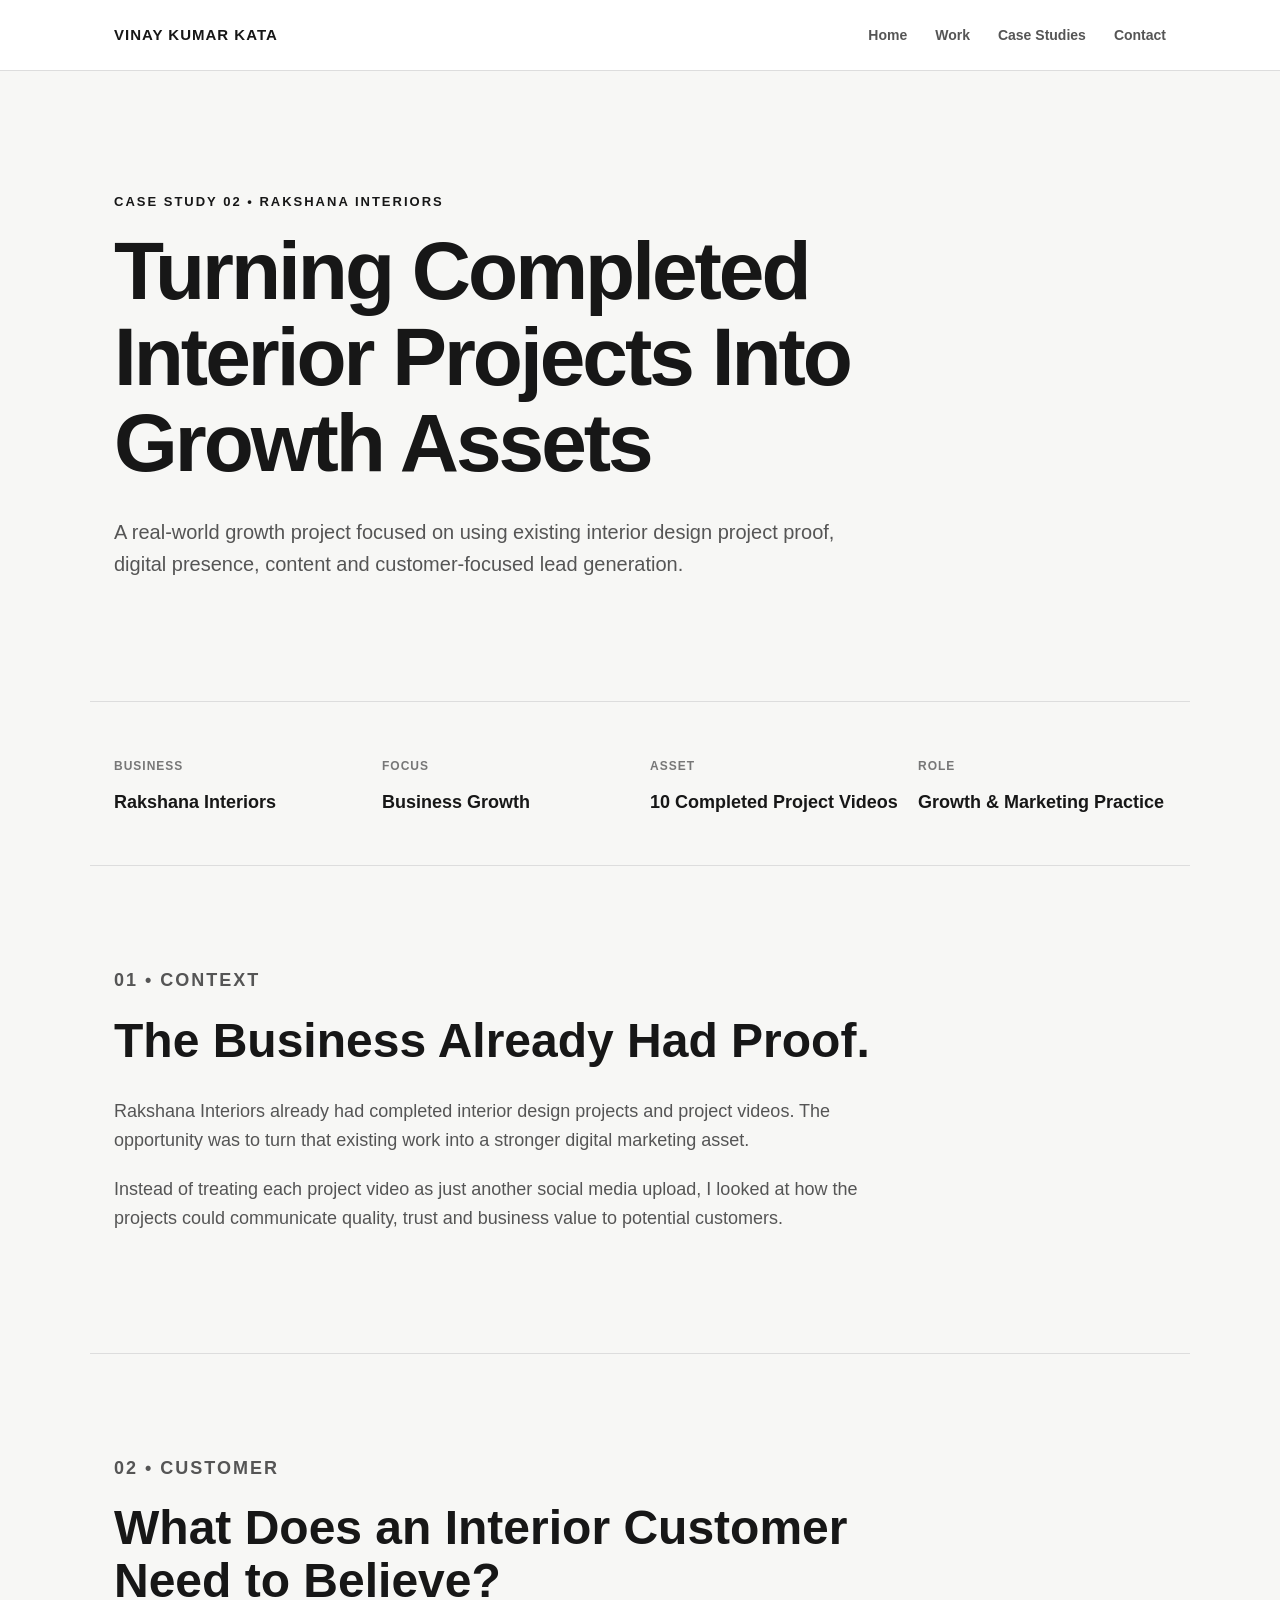
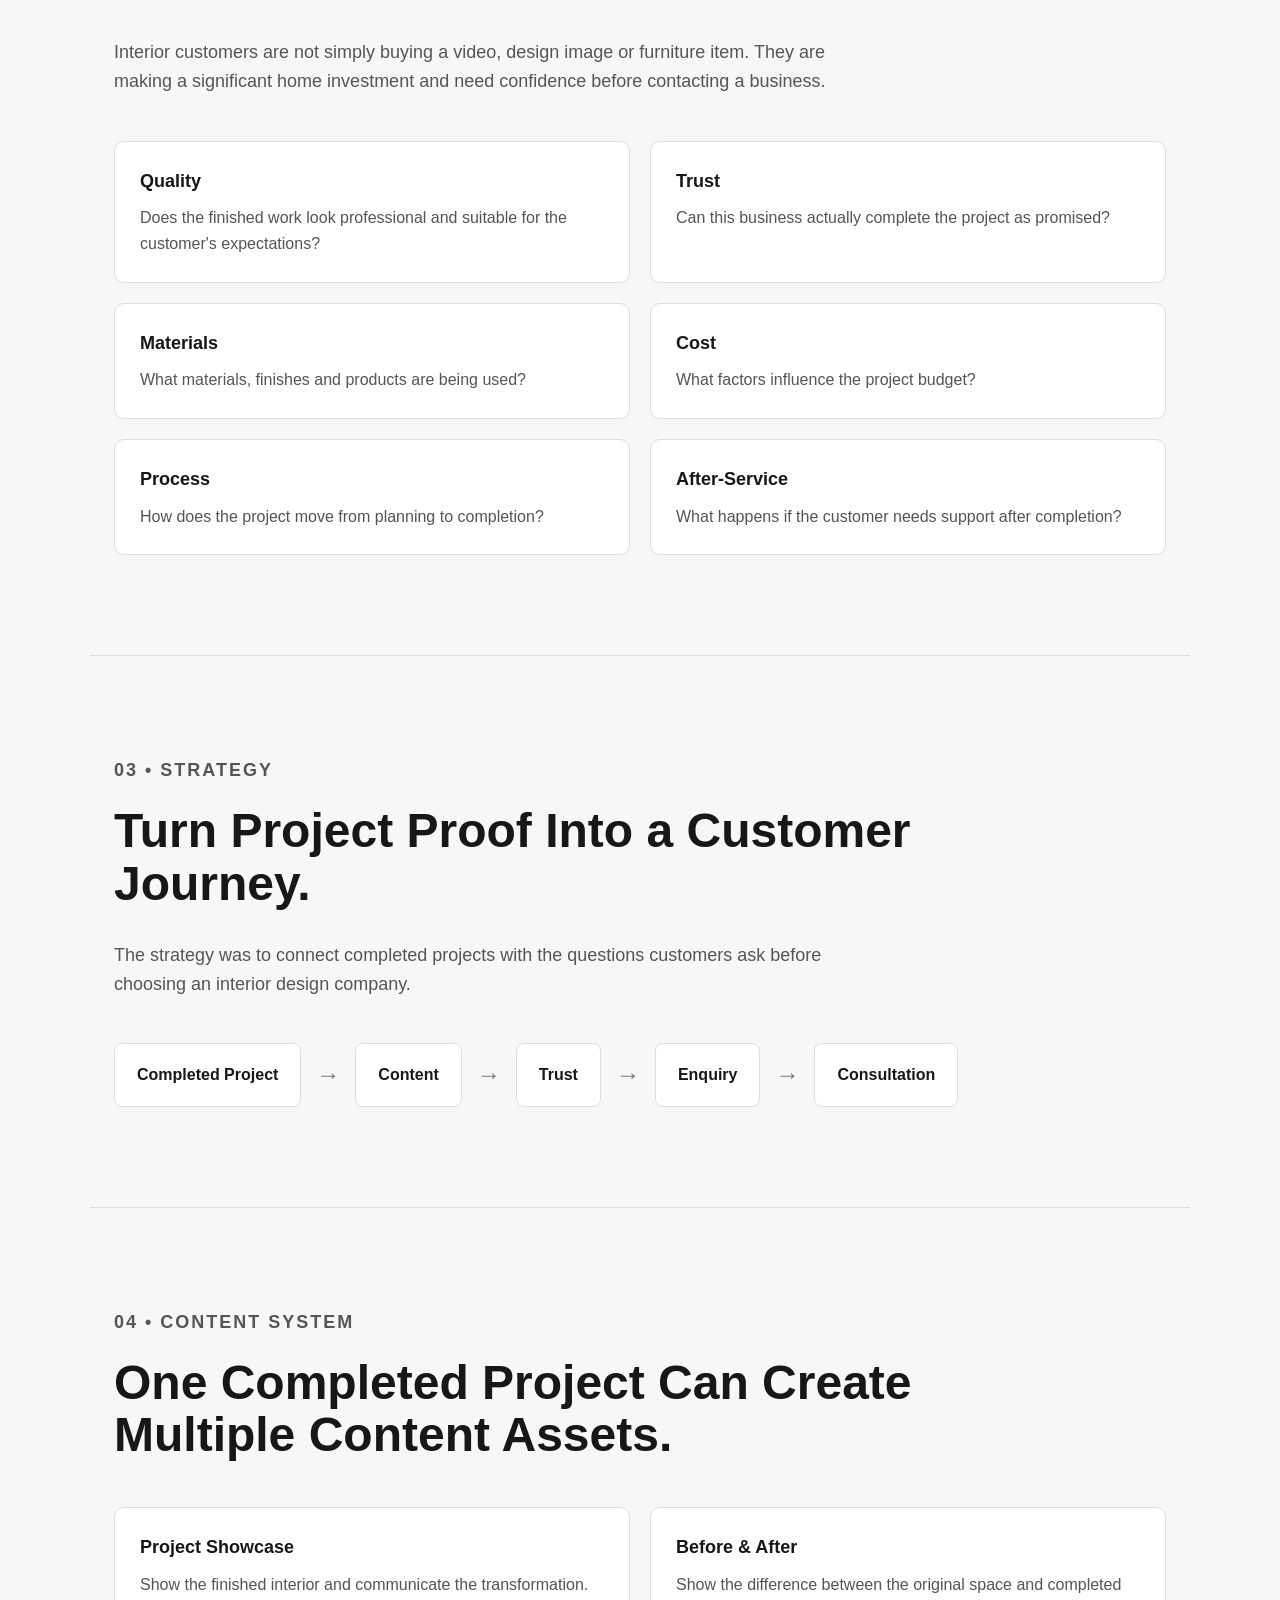
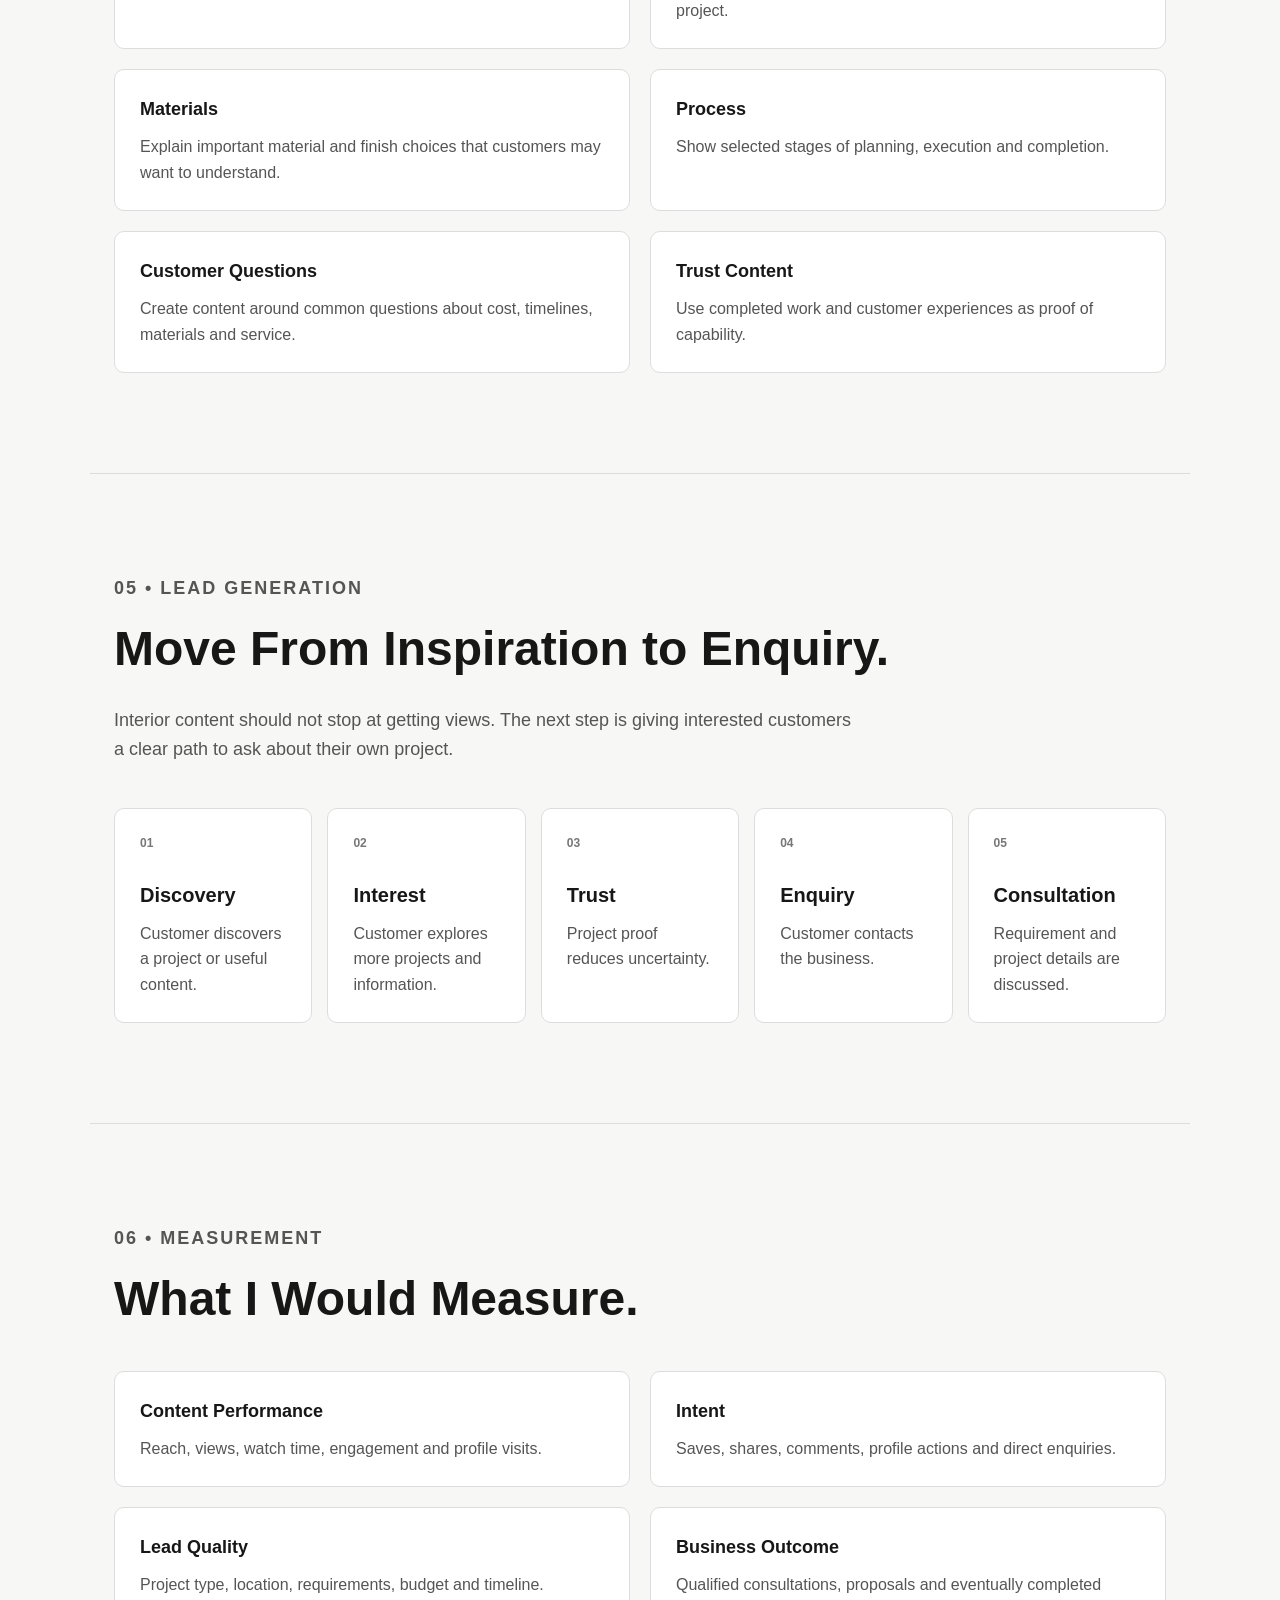
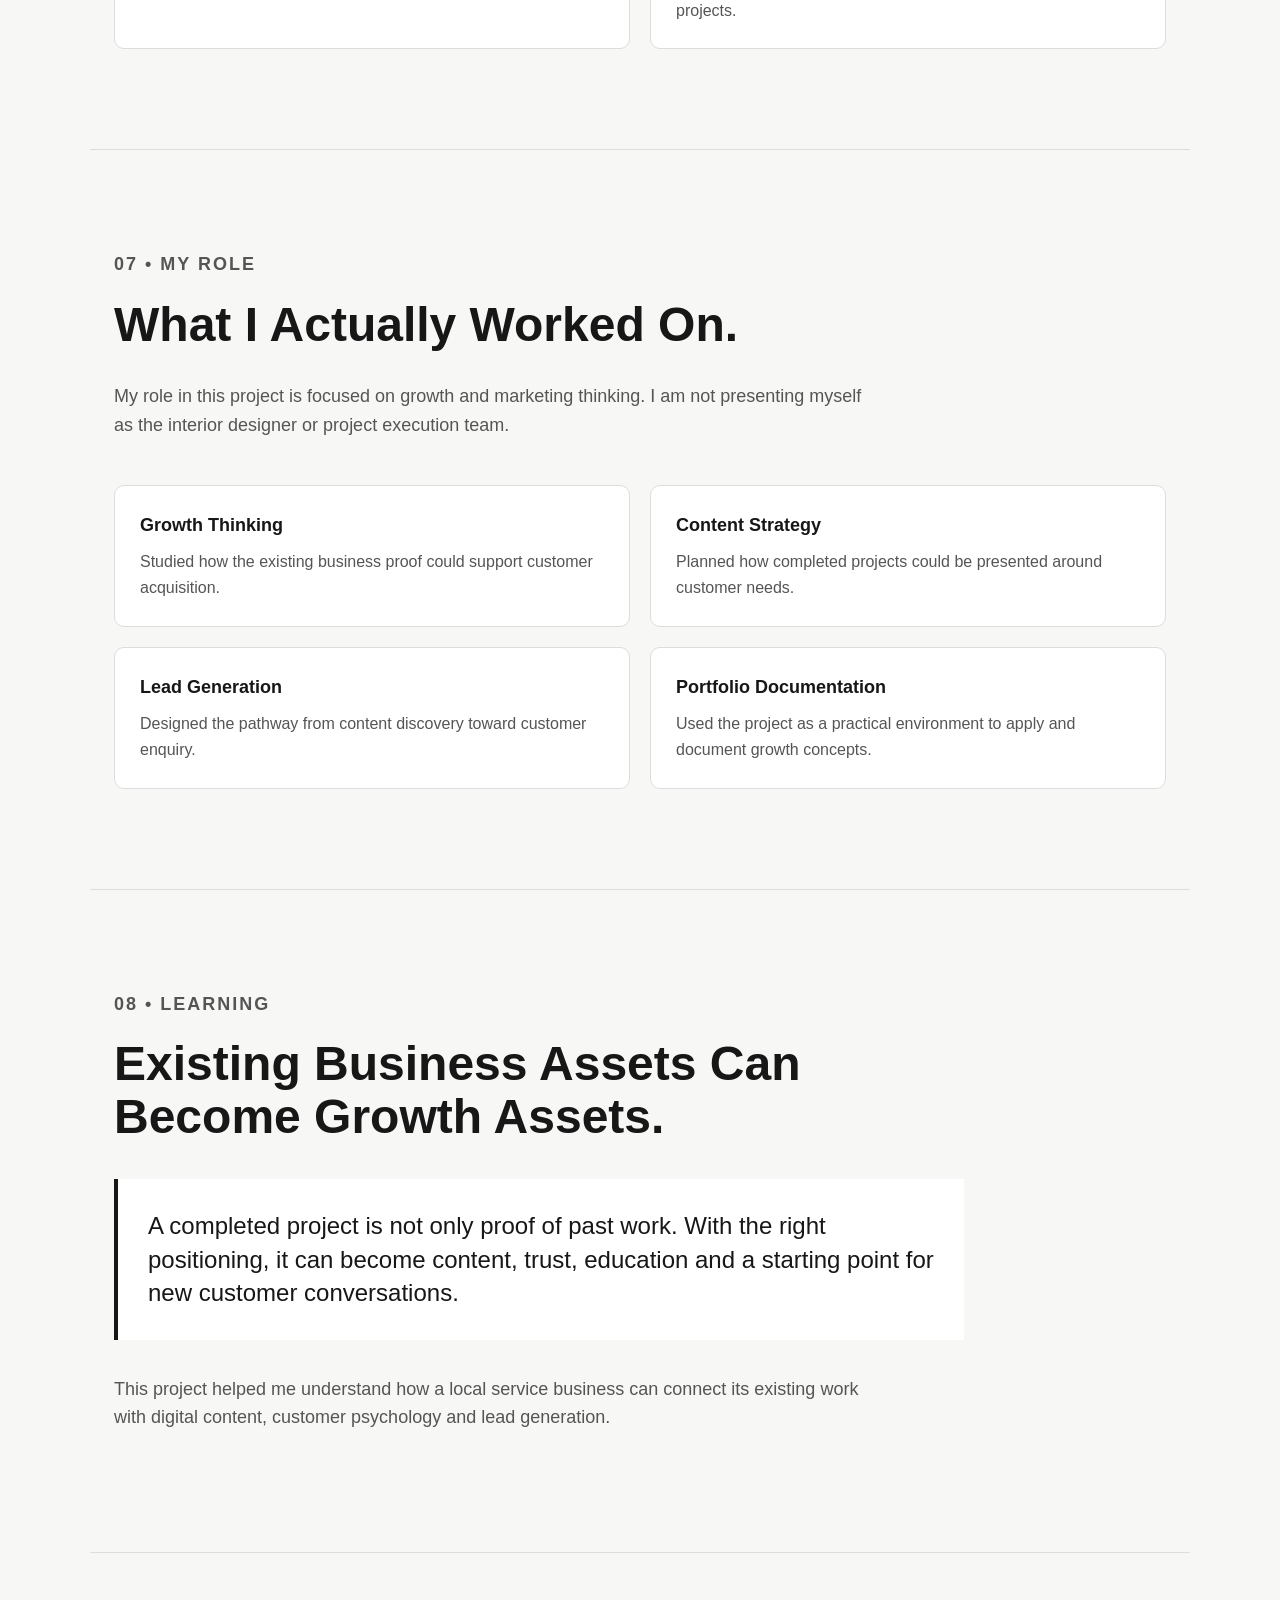
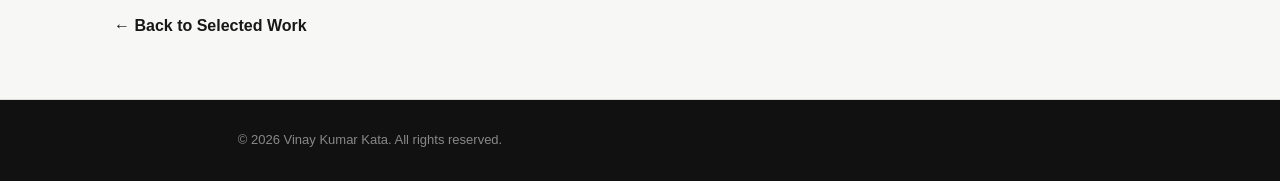
<file: rakshana.html>
<!DOCTYPE html>
<html lang="en">

<head>

    <meta charset="UTF-8">

    <meta name="viewport" content="width=device-width, initial-scale=1.0">

    <title>Rakshana Interiors Case Study | Vinay Kumar Kata</title>

    <link rel="stylesheet" href="style.css">

</head>


<body>


    <header>

        <nav>

            <div class="logo">VINAY KUMAR KATA</div>

            <ul>

                <li>
                    <a href="index.html">Home</a>
                </li>

                <li>
                    <a href="index.html#work">Work</a>
                </li>

                <li>
                    <a href="index.html#case-studies">
                        Case Studies
                    </a>
                </li>

                <li>
                    <a href="index.html#contact">
                        Contact
                    </a>
                </li>

            </ul>

        </nav>

    </header>


    <main>


        <!-- HERO -->

        <section class="case-hero">

            <p class="section-label">
                CASE STUDY 02 • RAKSHANA INTERIORS
            </p>

            <h1>
                Turning Completed Interior Projects
                Into Growth Assets
            </h1>

            <p class="case-hero-intro">

                A real-world growth project focused on using existing
                interior design project proof, digital presence,
                content and customer-focused lead generation.

            </p>

        </section>


        <!-- OVERVIEW -->

        <section class="case-overview">

            <div>

                <span>BUSINESS</span>

                <h3>
                    Rakshana Interiors
                </h3>

            </div>


            <div>

                <span>FOCUS</span>

                <h3>
                    Business Growth
                </h3>

            </div>


            <div>

                <span>ASSET</span>

                <h3>
                    10 Completed Project Videos
                </h3>

            </div>


            <div>

                <span>ROLE</span>

                <h3>
                    Growth & Marketing Practice
                </h3>

            </div>

        </section>


        <!-- CONTEXT -->

        <section class="case-section">

            <p class="section-label">
                01 • CONTEXT
            </p>

            <h2>
                The Business Already Had Proof.
            </h2>

            <p>

                Rakshana Interiors already had completed interior
                design projects and project videos. The opportunity
                was to turn that existing work into a stronger digital
                marketing asset.

            </p>

            <p>

                Instead of treating each project video as just another
                social media upload, I looked at how the projects could
                communicate quality, trust and business value to
                potential customers.

            </p>

        </section>


        <!-- CUSTOMER -->

        <section class="case-section">

            <p class="section-label">
                02 • CUSTOMER
            </p>

            <h2>
                What Does an Interior Customer Need to Believe?
            </h2>

            <p>

                Interior customers are not simply buying a video,
                design image or furniture item. They are making a
                significant home investment and need confidence before
                contacting a business.

            </p>


            <div class="case-grid">

                <div>

                    <strong>Quality</strong>

                    <p>
                        Does the finished work look professional and
                        suitable for the customer's expectations?
                    </p>

                </div>


                <div>

                    <strong>Trust</strong>

                    <p>
                        Can this business actually complete the project
                        as promised?
                    </p>

                </div>


                <div>

                    <strong>Materials</strong>

                    <p>
                        What materials, finishes and products are being
                        used?
                    </p>

                </div>


                <div>

                    <strong>Cost</strong>

                    <p>
                        What factors influence the project budget?
                    </p>

                </div>


                <div>

                    <strong>Process</strong>

                    <p>
                        How does the project move from planning to
                        completion?
                    </p>

                </div>


                <div>

                    <strong>After-Service</strong>

                    <p>
                        What happens if the customer needs support
                        after completion?
                    </p>

                </div>

            </div>

        </section>


        <!-- STRATEGY -->

        <section class="case-section">

            <p class="section-label">
                03 • STRATEGY
            </p>

            <h2>
                Turn Project Proof Into a Customer Journey.
            </h2>

            <p>

                The strategy was to connect completed projects with
                the questions customers ask before choosing an
                interior design company.

            </p>


            <div class="strategy-flow">

                <div>
                    Completed Project
                </div>

                <span>→</span>

                <div>
                    Content
                </div>

                <span>→</span>

                <div>
                    Trust
                </div>

                <span>→</span>

                <div>
                    Enquiry
                </div>

                <span>→</span>

                <div>
                    Consultation
                </div>

            </div>

        </section>


        <!-- CONTENT -->

        <section class="case-section">

            <p class="section-label">
                04 • CONTENT SYSTEM
            </p>

            <h2>
                One Completed Project Can Create Multiple Content Assets.
            </h2>


            <div class="case-grid">

                <div>

                    <strong>Project Showcase</strong>

                    <p>
                        Show the finished interior and communicate
                        the transformation.
                    </p>

                </div>


                <div>

                    <strong>Before & After</strong>

                    <p>
                        Show the difference between the original space
                        and completed project.
                    </p>

                </div>


                <div>

                    <strong>Materials</strong>

                    <p>
                        Explain important material and finish choices
                        that customers may want to understand.
                    </p>

                </div>


                <div>

                    <strong>Process</strong>

                    <p>
                        Show selected stages of planning, execution
                        and completion.
                    </p>

                </div>


                <div>

                    <strong>Customer Questions</strong>

                    <p>
                        Create content around common questions about
                        cost, timelines, materials and service.
                    </p>

                </div>


                <div>

                    <strong>Trust Content</strong>

                    <p>
                        Use completed work and customer experiences
                        as proof of capability.
                    </p>

                </div>

            </div>

        </section>


        <!-- LEAD GENERATION -->

        <section class="case-section">

            <p class="section-label">
                05 • LEAD GENERATION
            </p>

            <h2>
                Move From Inspiration to Enquiry.
            </h2>

            <p>

                Interior content should not stop at getting views.
                The next step is giving interested customers a clear
                path to ask about their own project.

            </p>


            <div class="funnel">

                <div>

                    <span>01</span>

                    <strong>Discovery</strong>

                    <p>
                        Customer discovers a project or useful content.
                    </p>

                </div>


                <div>

                    <span>02</span>

                    <strong>Interest</strong>

                    <p>
                        Customer explores more projects and information.
                    </p>

                </div>


                <div>

                    <span>03</span>

                    <strong>Trust</strong>

                    <p>
                        Project proof reduces uncertainty.
                    </p>

                </div>


                <div>

                    <span>04</span>

                    <strong>Enquiry</strong>

                    <p>
                        Customer contacts the business.
                    </p>

                </div>


                <div>

                    <span>05</span>

                    <strong>Consultation</strong>

                    <p>
                        Requirement and project details are discussed.
                    </p>

                </div>

            </div>

        </section>


        <!-- MEASUREMENT -->

        <section class="case-section">

            <p class="section-label">
                06 • MEASUREMENT
            </p>

            <h2>
                What I Would Measure.
            </h2>

            <div class="case-grid">

                <div>

                    <strong>Content Performance</strong>

                    <p>
                        Reach, views, watch time, engagement and
                        profile visits.
                    </p>

                </div>


                <div>

                    <strong>Intent</strong>

                    <p>
                        Saves, shares, comments, profile actions and
                        direct enquiries.
                    </p>

                </div>


                <div>

                    <strong>Lead Quality</strong>

                    <p>
                        Project type, location, requirements,
                        budget and timeline.
                    </p>

                </div>


                <div>

                    <strong>Business Outcome</strong>

                    <p>
                        Qualified consultations, proposals and
                        eventually completed projects.
                    </p>

                </div>

            </div>

        </section>


        <!-- ROLE -->

        <section class="case-section">

            <p class="section-label">
                07 • MY ROLE
            </p>

            <h2>
                What I Actually Worked On.
            </h2>

            <p>

                My role in this project is focused on growth and
                marketing thinking. I am not presenting myself as
                the interior designer or project execution team.

            </p>

            <div class="case-grid">

                <div>

                    <strong>Growth Thinking</strong>

                    <p>
                        Studied how the existing business proof could
                        support customer acquisition.
                    </p>

                </div>


                <div>

                    <strong>Content Strategy</strong>

                    <p>
                        Planned how completed projects could be
                        presented around customer needs.
                    </p>

                </div>


                <div>

                    <strong>Lead Generation</strong>

                    <p>
                        Designed the pathway from content discovery
                        toward customer enquiry.
                    </p>

                </div>


                <div>

                    <strong>Portfolio Documentation</strong>

                    <p>
                        Used the project as a practical environment
                        to apply and document growth concepts.
                    </p>

                </div>

            </div>

        </section>


        <!-- LEARNING -->

        <section class="case-section">

            <p class="section-label">
                08 • LEARNING
            </p>

            <h2>
                Existing Business Assets Can Become Growth Assets.
            </h2>

            <blockquote>

                A completed project is not only proof of past work.
                With the right positioning, it can become content,
                trust, education and a starting point for new
                customer conversations.

            </blockquote>

            <p>

                This project helped me understand how a local service
                business can connect its existing work with digital
                content, customer psychology and lead generation.

            </p>

        </section>


        <!-- BACK -->

        <section class="case-back">

            <a href="index.html#work">
                ← Back to Selected Work
            </a>

        </section>


    </main>


    <footer>

        <p>
            © 2026 Vinay Kumar Kata. All rights reserved.
        </p>

    </footer>


</body>

</html>
</file>
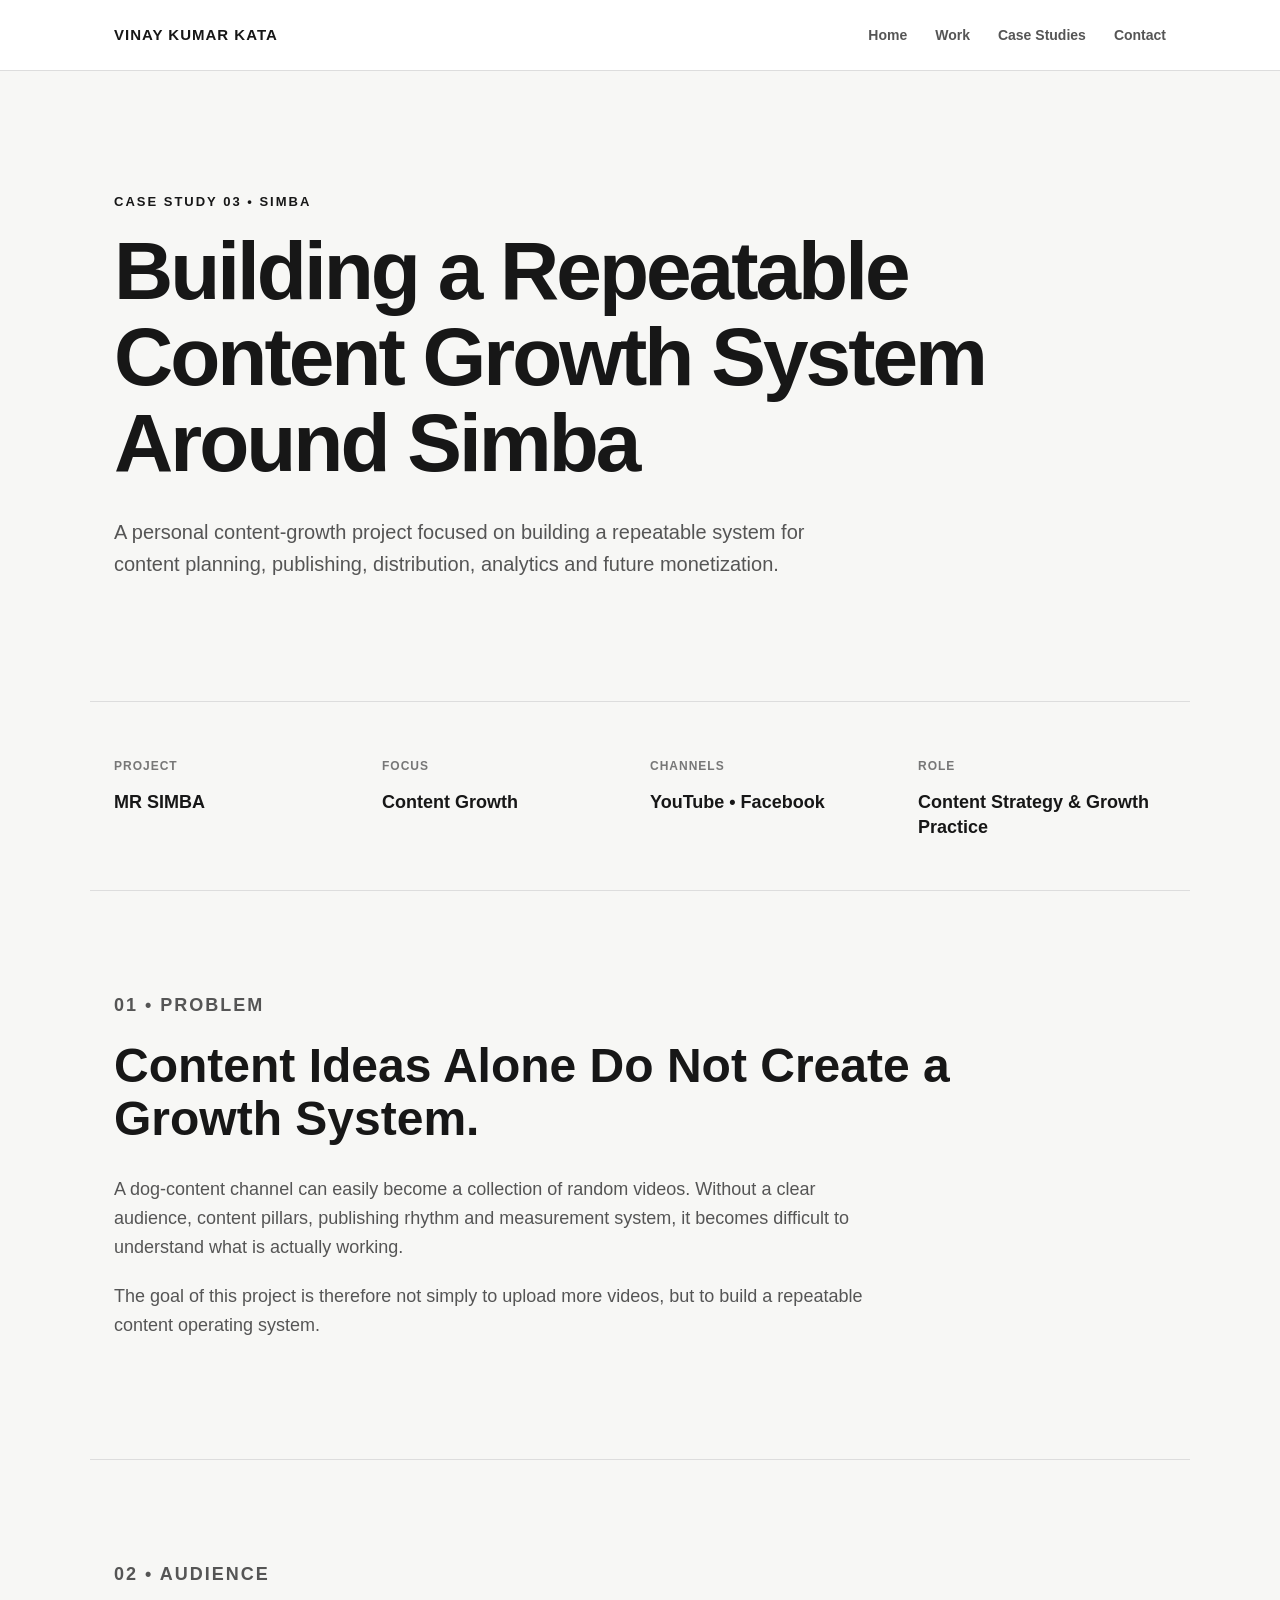
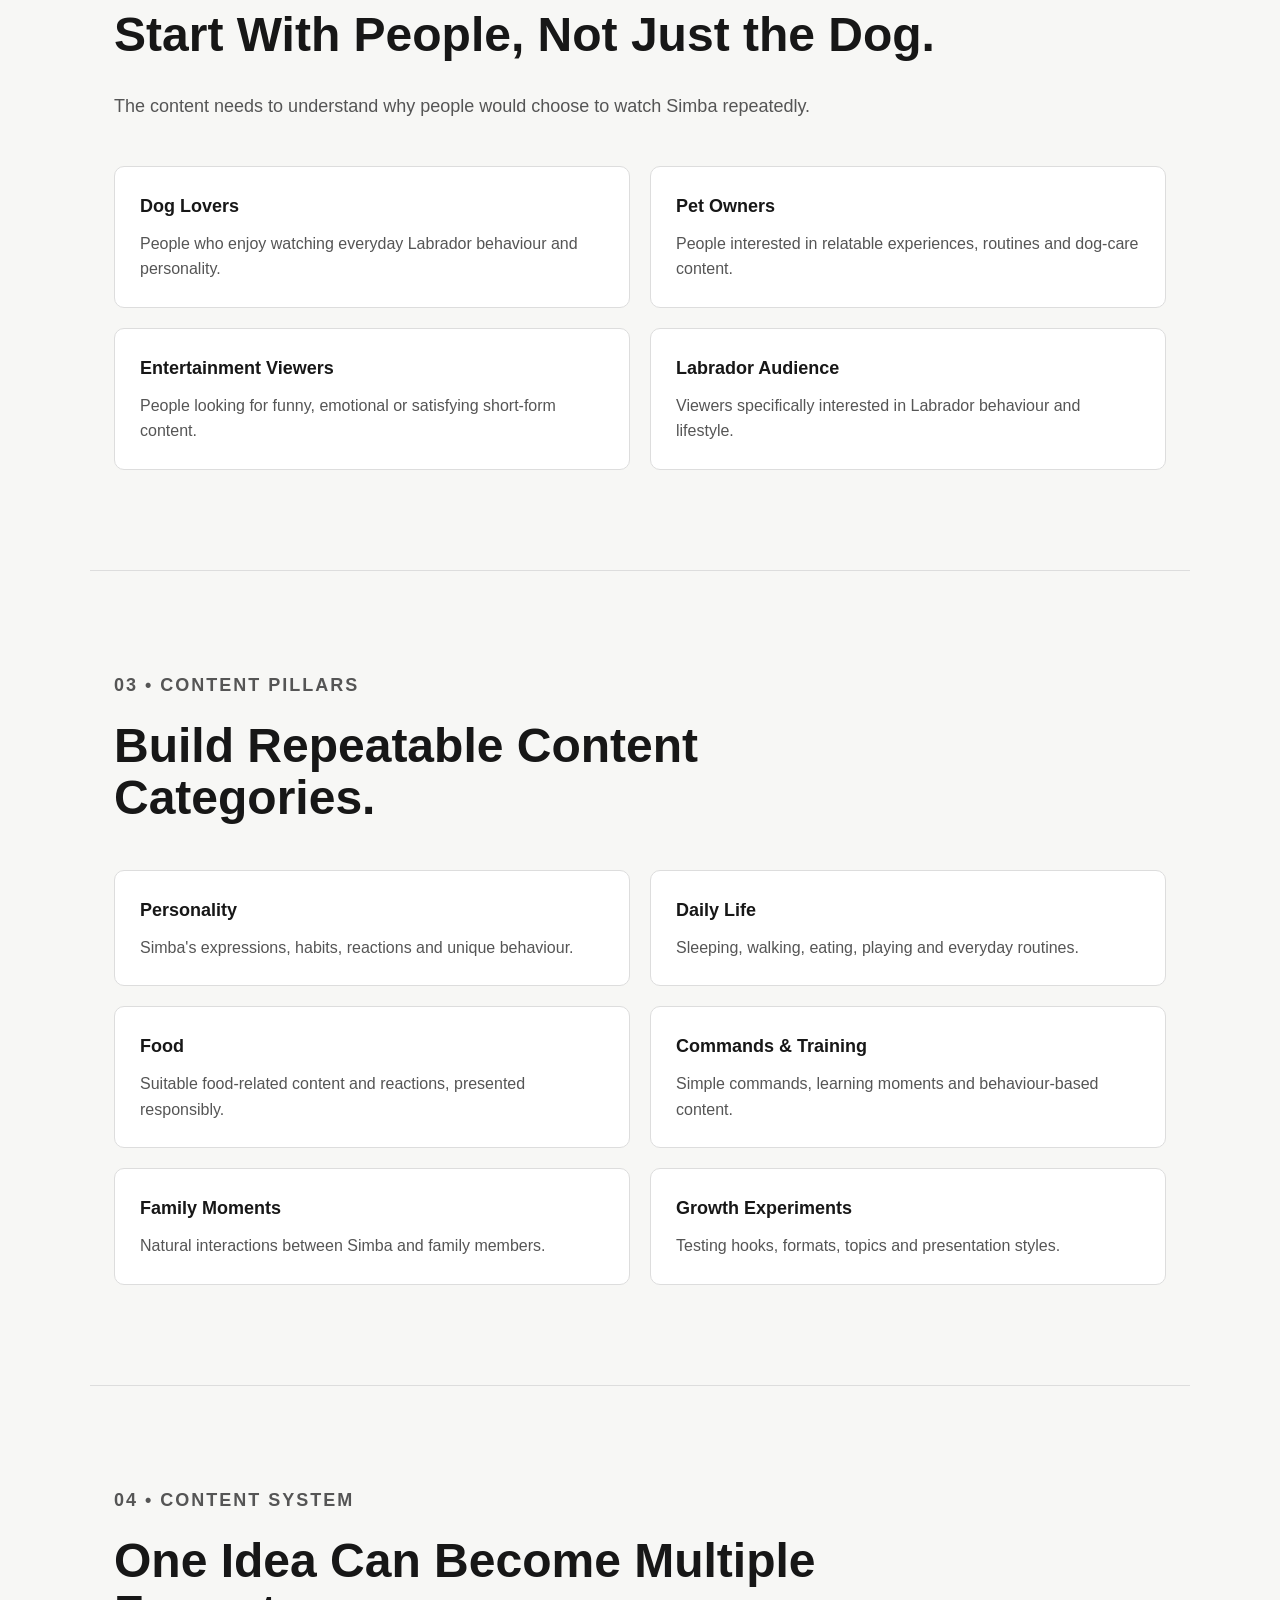
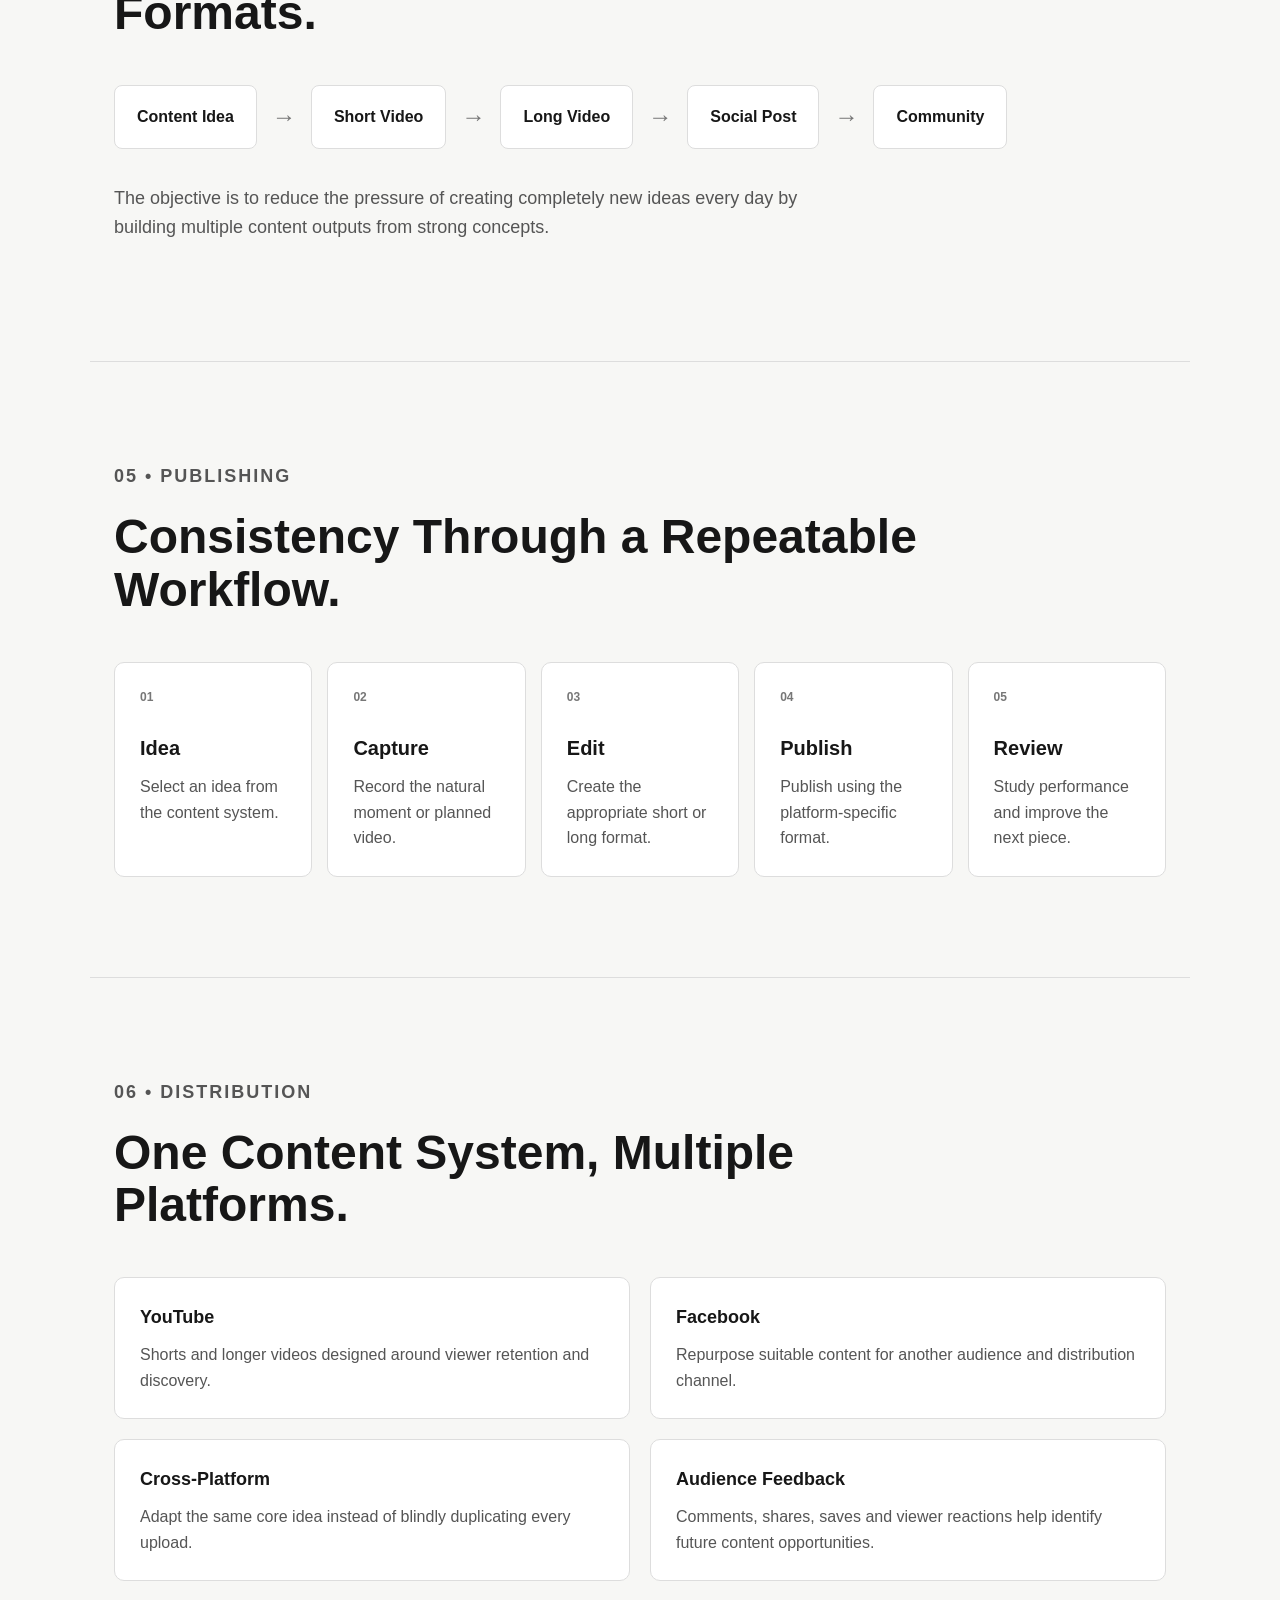
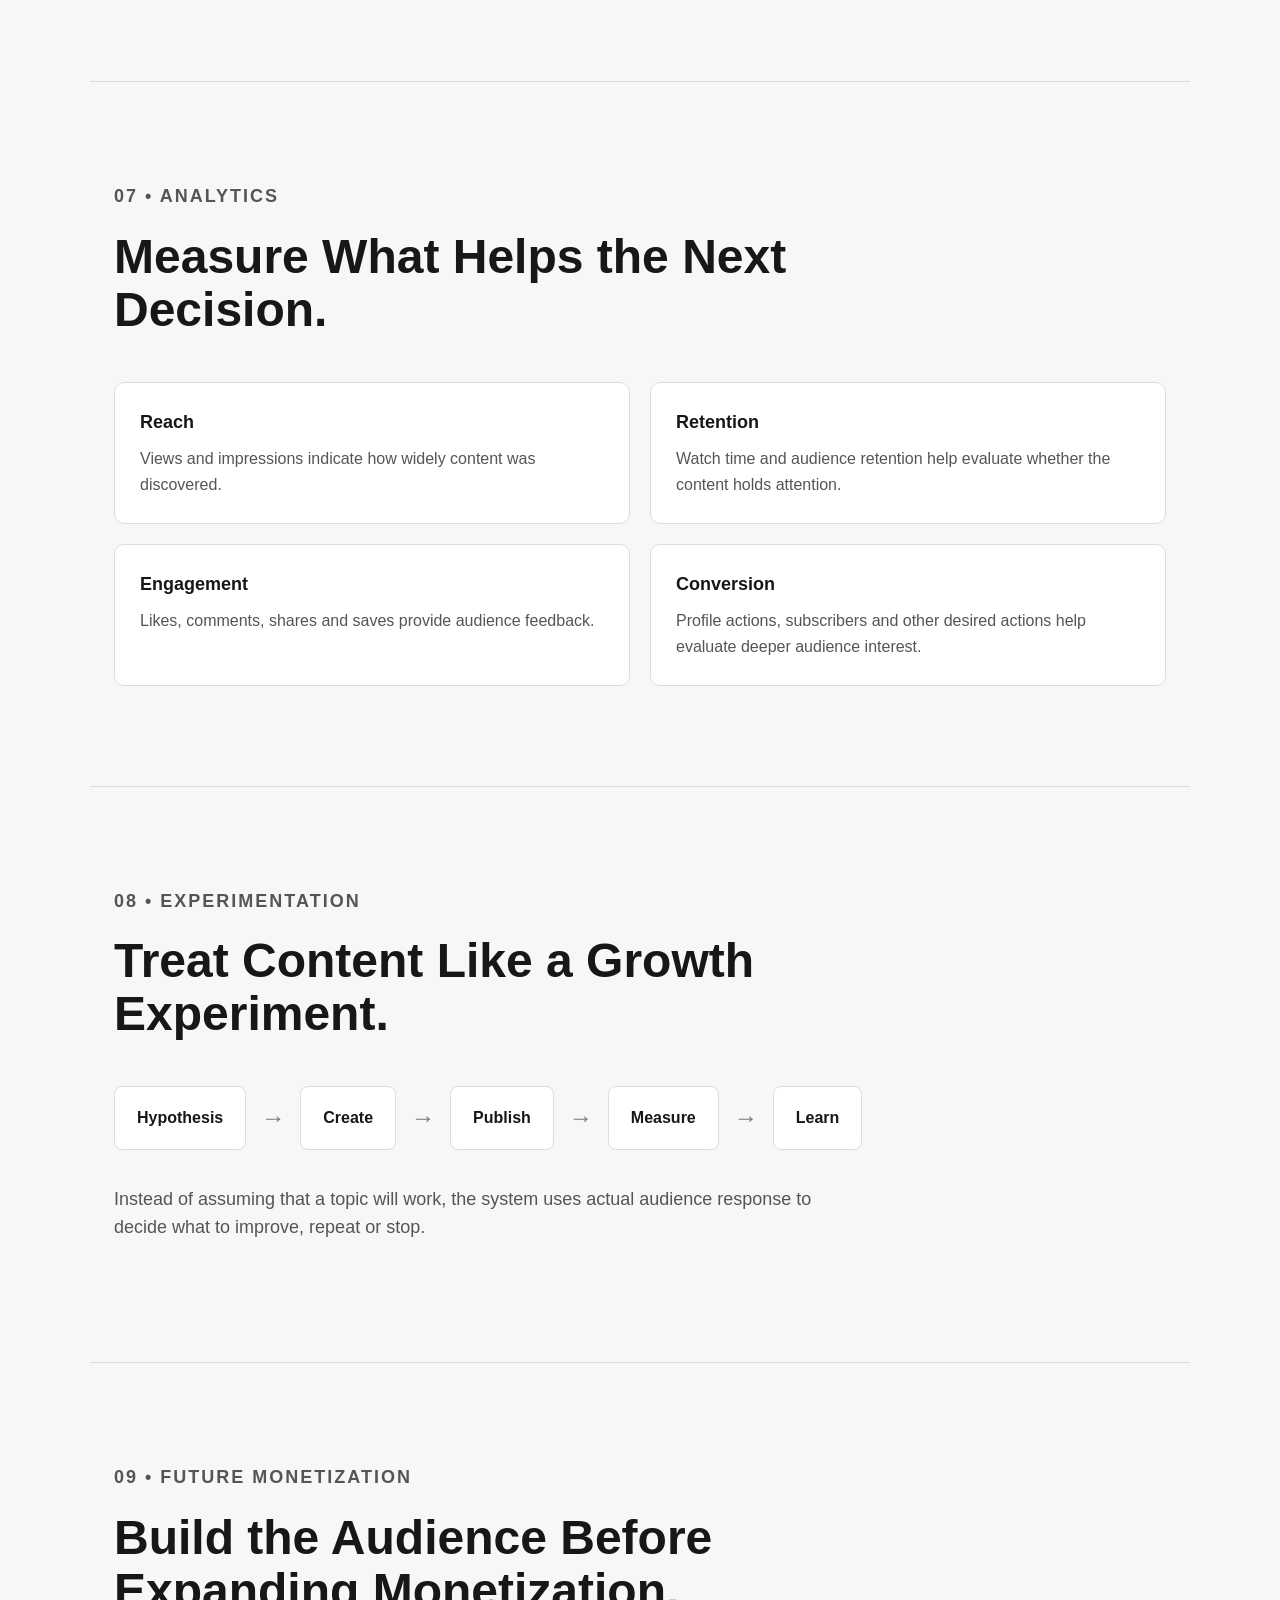
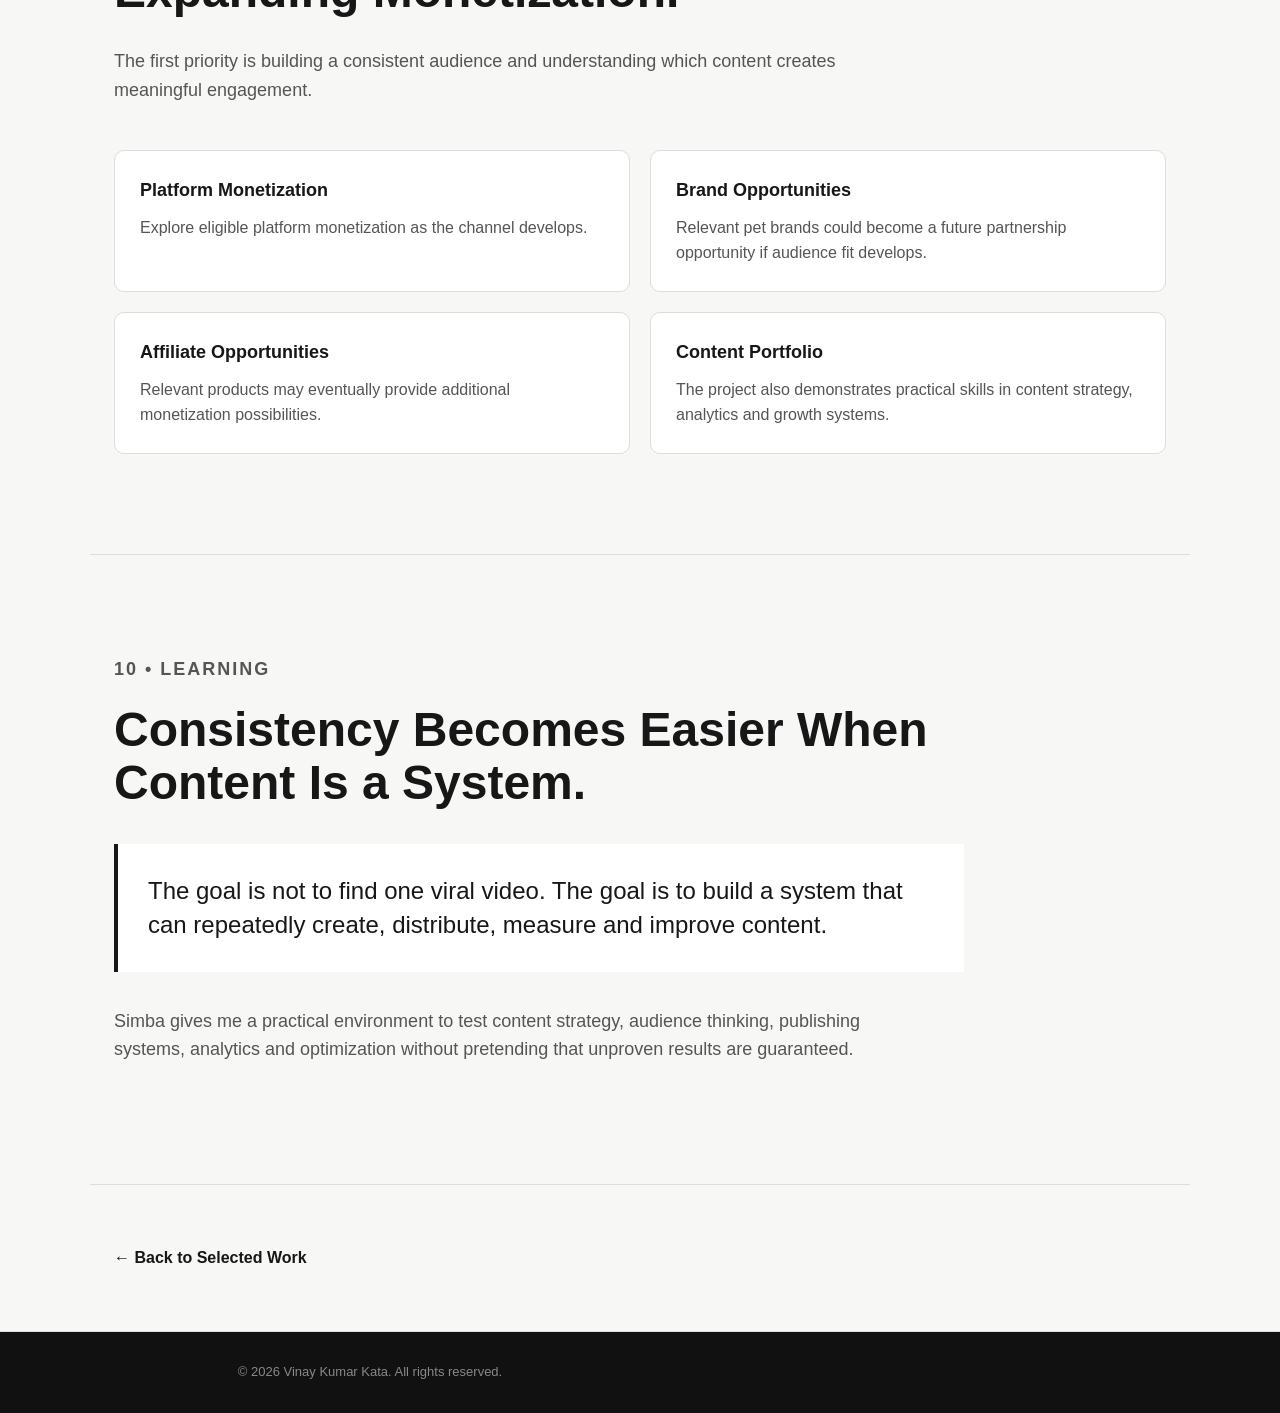
<file: simba.html>
<!DOCTYPE html>
<html lang="en">

<head>

    <meta charset="UTF-8">

    <meta name="viewport" content="width=device-width, initial-scale=1.0">

    <title>Simba Content Growth Case Study | Vinay Kumar Kata</title>

    <link rel="stylesheet" href="style.css">

</head>


<body>


    <header>

        <nav>

            <div class="logo">VINAY KUMAR KATA</div>

            <ul>

                <li>
                    <a href="index.html">Home</a>
                </li>

                <li>
                    <a href="index.html#work">Work</a>
                </li>

                <li>
                    <a href="index.html#case-studies">
                        Case Studies
                    </a>
                </li>

                <li>
                    <a href="index.html#contact">
                        Contact
                    </a>
                </li>

            </ul>

        </nav>

    </header>


    <main>


        <!-- HERO -->

        <section class="case-hero">

            <p class="section-label">
                CASE STUDY 03 • SIMBA
            </p>

            <h1>
                Building a Repeatable Content
                Growth System Around Simba
            </h1>

            <p class="case-hero-intro">

                A personal content-growth project focused on building
                a repeatable system for content planning, publishing,
                distribution, analytics and future monetization.

            </p>

        </section>


        <!-- OVERVIEW -->

        <section class="case-overview">

            <div>

                <span>PROJECT</span>

                <h3>
                    MR SIMBA
                </h3>

            </div>


            <div>

                <span>FOCUS</span>

                <h3>
                    Content Growth
                </h3>

            </div>


            <div>

                <span>CHANNELS</span>

                <h3>
                    YouTube • Facebook
                </h3>

            </div>


            <div>

                <span>ROLE</span>

                <h3>
                    Content Strategy & Growth Practice
                </h3>

            </div>

        </section>


        <!-- PROBLEM -->

        <section class="case-section">

            <p class="section-label">
                01 • PROBLEM
            </p>

            <h2>
                Content Ideas Alone Do Not Create a Growth System.
            </h2>

            <p>

                A dog-content channel can easily become a collection
                of random videos. Without a clear audience, content
                pillars, publishing rhythm and measurement system,
                it becomes difficult to understand what is actually
                working.

            </p>

            <p>

                The goal of this project is therefore not simply to
                upload more videos, but to build a repeatable content
                operating system.

            </p>

        </section>


        <!-- AUDIENCE -->

        <section class="case-section">

            <p class="section-label">
                02 • AUDIENCE
            </p>

            <h2>
                Start With People, Not Just the Dog.
            </h2>

            <p>

                The content needs to understand why people would
                choose to watch Simba repeatedly.

            </p>


            <div class="case-grid">

                <div>

                    <strong>Dog Lovers</strong>

                    <p>
                        People who enjoy watching everyday Labrador
                        behaviour and personality.
                    </p>

                </div>


                <div>

                    <strong>Pet Owners</strong>

                    <p>
                        People interested in relatable experiences,
                        routines and dog-care content.
                    </p>

                </div>


                <div>

                    <strong>Entertainment Viewers</strong>

                    <p>
                        People looking for funny, emotional or
                        satisfying short-form content.
                    </p>

                </div>


                <div>

                    <strong>Labrador Audience</strong>

                    <p>
                        Viewers specifically interested in Labrador
                        behaviour and lifestyle.
                    </p>

                </div>

            </div>

        </section>


        <!-- CONTENT PILLARS -->

        <section class="case-section">

            <p class="section-label">
                03 • CONTENT PILLARS
            </p>

            <h2>
                Build Repeatable Content Categories.
            </h2>


            <div class="case-grid">

                <div>

                    <strong>Personality</strong>

                    <p>
                        Simba's expressions, habits, reactions and
                        unique behaviour.
                    </p>

                </div>


                <div>

                    <strong>Daily Life</strong>

                    <p>
                        Sleeping, walking, eating, playing and
                        everyday routines.
                    </p>

                </div>


                <div>

                    <strong>Food</strong>

                    <p>
                        Suitable food-related content and reactions,
                        presented responsibly.
                    </p>

                </div>


                <div>

                    <strong>Commands & Training</strong>

                    <p>
                        Simple commands, learning moments and
                        behaviour-based content.
                    </p>

                </div>


                <div>

                    <strong>Family Moments</strong>

                    <p>
                        Natural interactions between Simba and
                        family members.
                    </p>

                </div>


                <div>

                    <strong>Growth Experiments</strong>

                    <p>
                        Testing hooks, formats, topics and
                        presentation styles.
                    </p>

                </div>

            </div>

        </section>


        <!-- CONTENT SYSTEM -->

        <section class="case-section">

            <p class="section-label">
                04 • CONTENT SYSTEM
            </p>

            <h2>
                One Idea Can Become Multiple Formats.
            </h2>


            <div class="strategy-flow">

                <div>
                    Content Idea
                </div>

                <span>→</span>

                <div>
                    Short Video
                </div>

                <span>→</span>

                <div>
                    Long Video
                </div>

                <span>→</span>

                <div>
                    Social Post
                </div>

                <span>→</span>

                <div>
                    Community
                </div>

            </div>

            <p style="margin-top: 35px;">

                The objective is to reduce the pressure of creating
                completely new ideas every day by building multiple
                content outputs from strong concepts.

            </p>

        </section>


        <!-- PUBLISHING -->

        <section class="case-section">

            <p class="section-label">
                05 • PUBLISHING
            </p>

            <h2>
                Consistency Through a Repeatable Workflow.
            </h2>


            <div class="funnel">

                <div>

                    <span>01</span>

                    <strong>Idea</strong>

                    <p>
                        Select an idea from the content system.
                    </p>

                </div>


                <div>

                    <span>02</span>

                    <strong>Capture</strong>

                    <p>
                        Record the natural moment or planned video.
                    </p>

                </div>


                <div>

                    <span>03</span>

                    <strong>Edit</strong>

                    <p>
                        Create the appropriate short or long format.
                    </p>

                </div>


                <div>

                    <span>04</span>

                    <strong>Publish</strong>

                    <p>
                        Publish using the platform-specific format.
                    </p>

                </div>


                <div>

                    <span>05</span>

                    <strong>Review</strong>

                    <p>
                        Study performance and improve the next piece.
                    </p>

                </div>

            </div>

        </section>


        <!-- DISTRIBUTION -->

        <section class="case-section">

            <p class="section-label">
                06 • DISTRIBUTION
            </p>

            <h2>
                One Content System, Multiple Platforms.
            </h2>

            <div class="case-grid">

                <div>

                    <strong>YouTube</strong>

                    <p>
                        Shorts and longer videos designed around
                        viewer retention and discovery.
                    </p>

                </div>


                <div>

                    <strong>Facebook</strong>

                    <p>
                        Repurpose suitable content for another
                        audience and distribution channel.
                    </p>

                </div>


                <div>

                    <strong>Cross-Platform</strong>

                    <p>
                        Adapt the same core idea instead of blindly
                        duplicating every upload.
                    </p>

                </div>


                <div>

                    <strong>Audience Feedback</strong>

                    <p>
                        Comments, shares, saves and viewer reactions
                        help identify future content opportunities.
                    </p>

                </div>

            </div>

        </section>


        <!-- ANALYTICS -->

        <section class="case-section">

            <p class="section-label">
                07 • ANALYTICS
            </p>

            <h2>
                Measure What Helps the Next Decision.
            </h2>


            <div class="case-grid">

                <div>

                    <strong>Reach</strong>

                    <p>
                        Views and impressions indicate how widely
                        content was discovered.
                    </p>

                </div>


                <div>

                    <strong>Retention</strong>

                    <p>
                        Watch time and audience retention help evaluate
                        whether the content holds attention.
                    </p>

                </div>


                <div>

                    <strong>Engagement</strong>

                    <p>
                        Likes, comments, shares and saves provide
                        audience feedback.
                    </p>

                </div>


                <div>

                    <strong>Conversion</strong>

                    <p>
                        Profile actions, subscribers and other desired
                        actions help evaluate deeper audience interest.
                    </p>

                </div>

            </div>

        </section>


        <!-- EXPERIMENTATION -->

        <section class="case-section">

            <p class="section-label">
                08 • EXPERIMENTATION
            </p>

            <h2>
                Treat Content Like a Growth Experiment.
            </h2>

            <div class="strategy-flow">

                <div>
                    Hypothesis
                </div>

                <span>→</span>

                <div>
                    Create
                </div>

                <span>→</span>

                <div>
                    Publish
                </div>

                <span>→</span>

                <div>
                    Measure
                </div>

                <span>→</span>

                <div>
                    Learn
                </div>

            </div>

            <p style="margin-top: 35px;">

                Instead of assuming that a topic will work, the system
                uses actual audience response to decide what to improve,
                repeat or stop.

            </p>

        </section>


        <!-- MONETIZATION -->

        <section class="case-section">

            <p class="section-label">
                09 • FUTURE MONETIZATION
            </p>

            <h2>
                Build the Audience Before Expanding Monetization.
            </h2>

            <p>

                The first priority is building a consistent audience
                and understanding which content creates meaningful
                engagement.

            </p>

            <div class="case-grid">

                <div>

                    <strong>Platform Monetization</strong>

                    <p>
                        Explore eligible platform monetization as
                        the channel develops.
                    </p>

                </div>


                <div>

                    <strong>Brand Opportunities</strong>

                    <p>
                        Relevant pet brands could become a future
                        partnership opportunity if audience fit develops.
                    </p>

                </div>


                <div>

                    <strong>Affiliate Opportunities</strong>

                    <p>
                        Relevant products may eventually provide
                        additional monetization possibilities.
                    </p>

                </div>


                <div>

                    <strong>Content Portfolio</strong>

                    <p>
                        The project also demonstrates practical skills
                        in content strategy, analytics and growth systems.
                    </p>

                </div>

            </div>

        </section>


        <!-- LEARNING -->

        <section class="case-section">

            <p class="section-label">
                10 • LEARNING
            </p>

            <h2>
                Consistency Becomes Easier When Content Is a System.
            </h2>

            <blockquote>

                The goal is not to find one viral video.
                The goal is to build a system that can repeatedly
                create, distribute, measure and improve content.

            </blockquote>

            <p>

                Simba gives me a practical environment to test content
                strategy, audience thinking, publishing systems,
                analytics and optimization without pretending that
                unproven results are guaranteed.

            </p>

        </section>


        <!-- BACK -->

        <section class="case-back">

            <a href="index.html#work">
                ← Back to Selected Work
            </a>

        </section>


    </main>


    <footer>

        <p>
            © 2026 Vinay Kumar Kata. All rights reserved.
        </p>

    </footer>


</body>

</html>
</file>
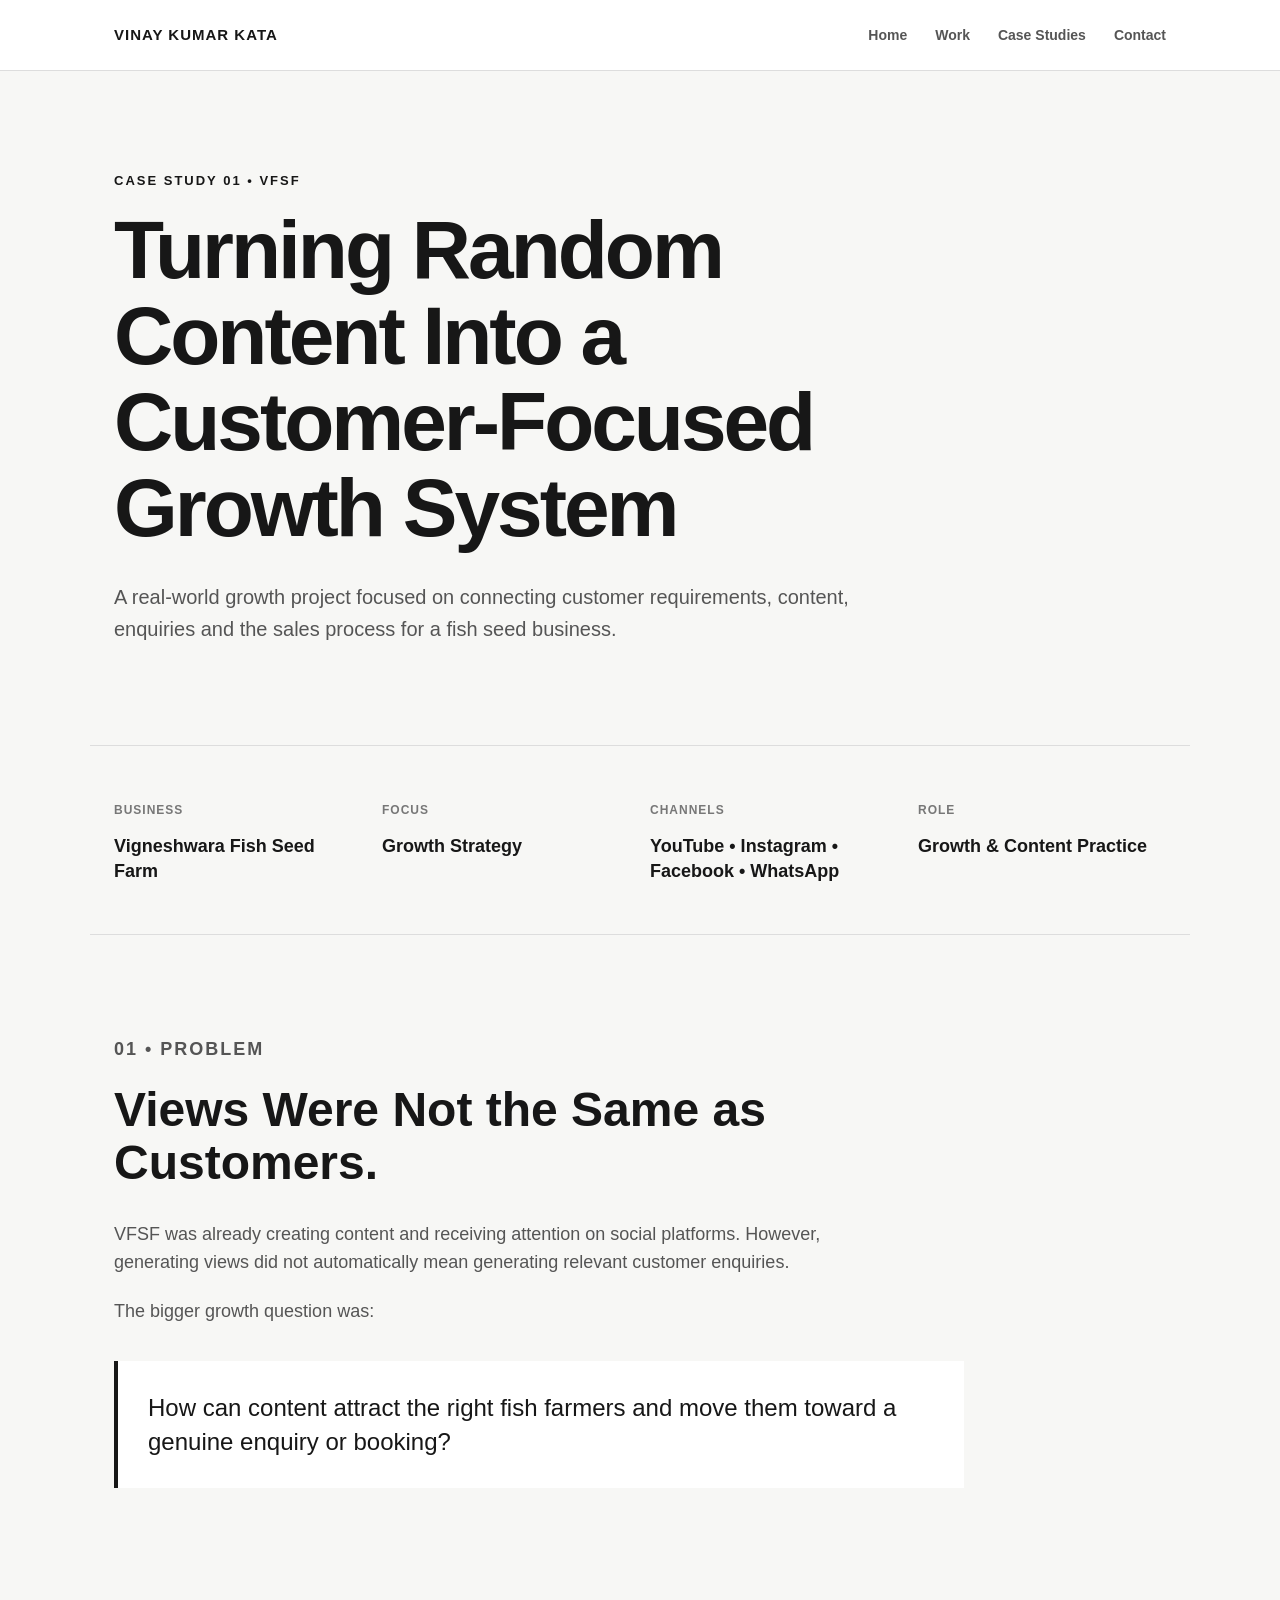
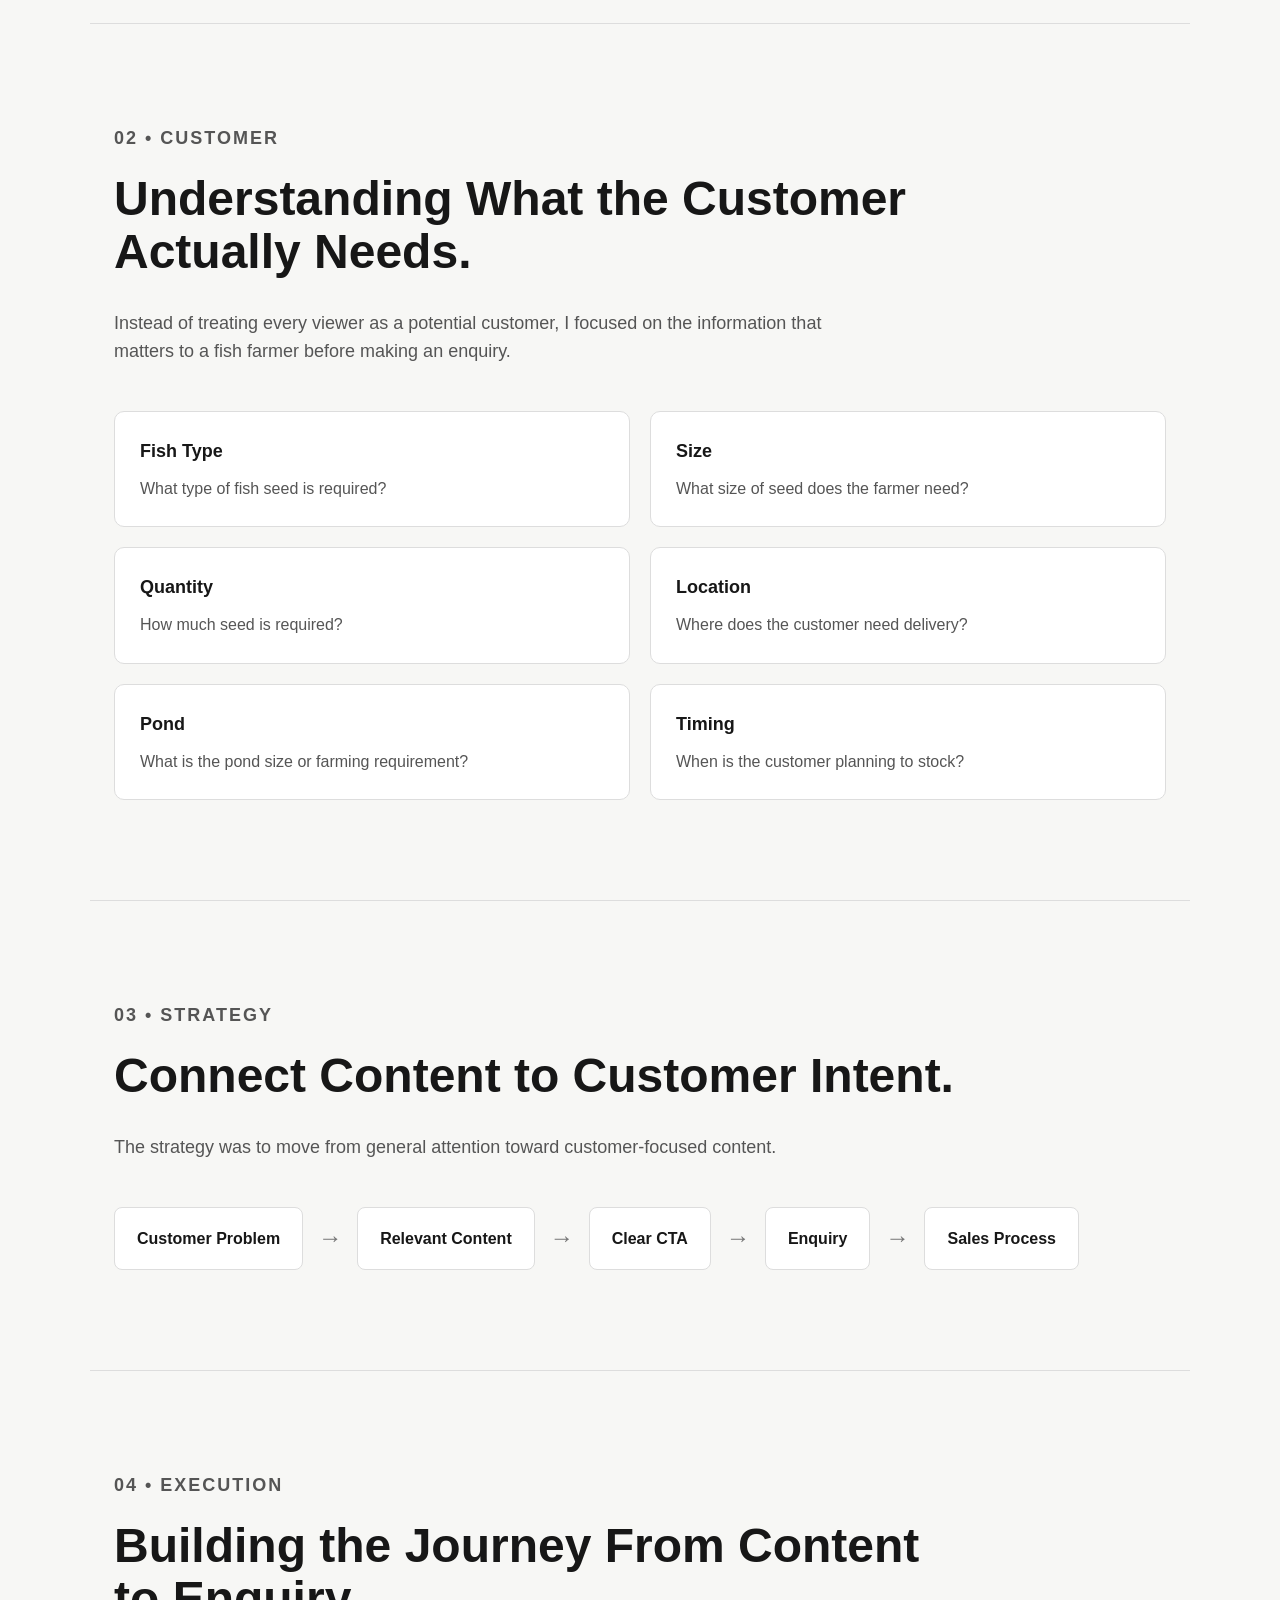
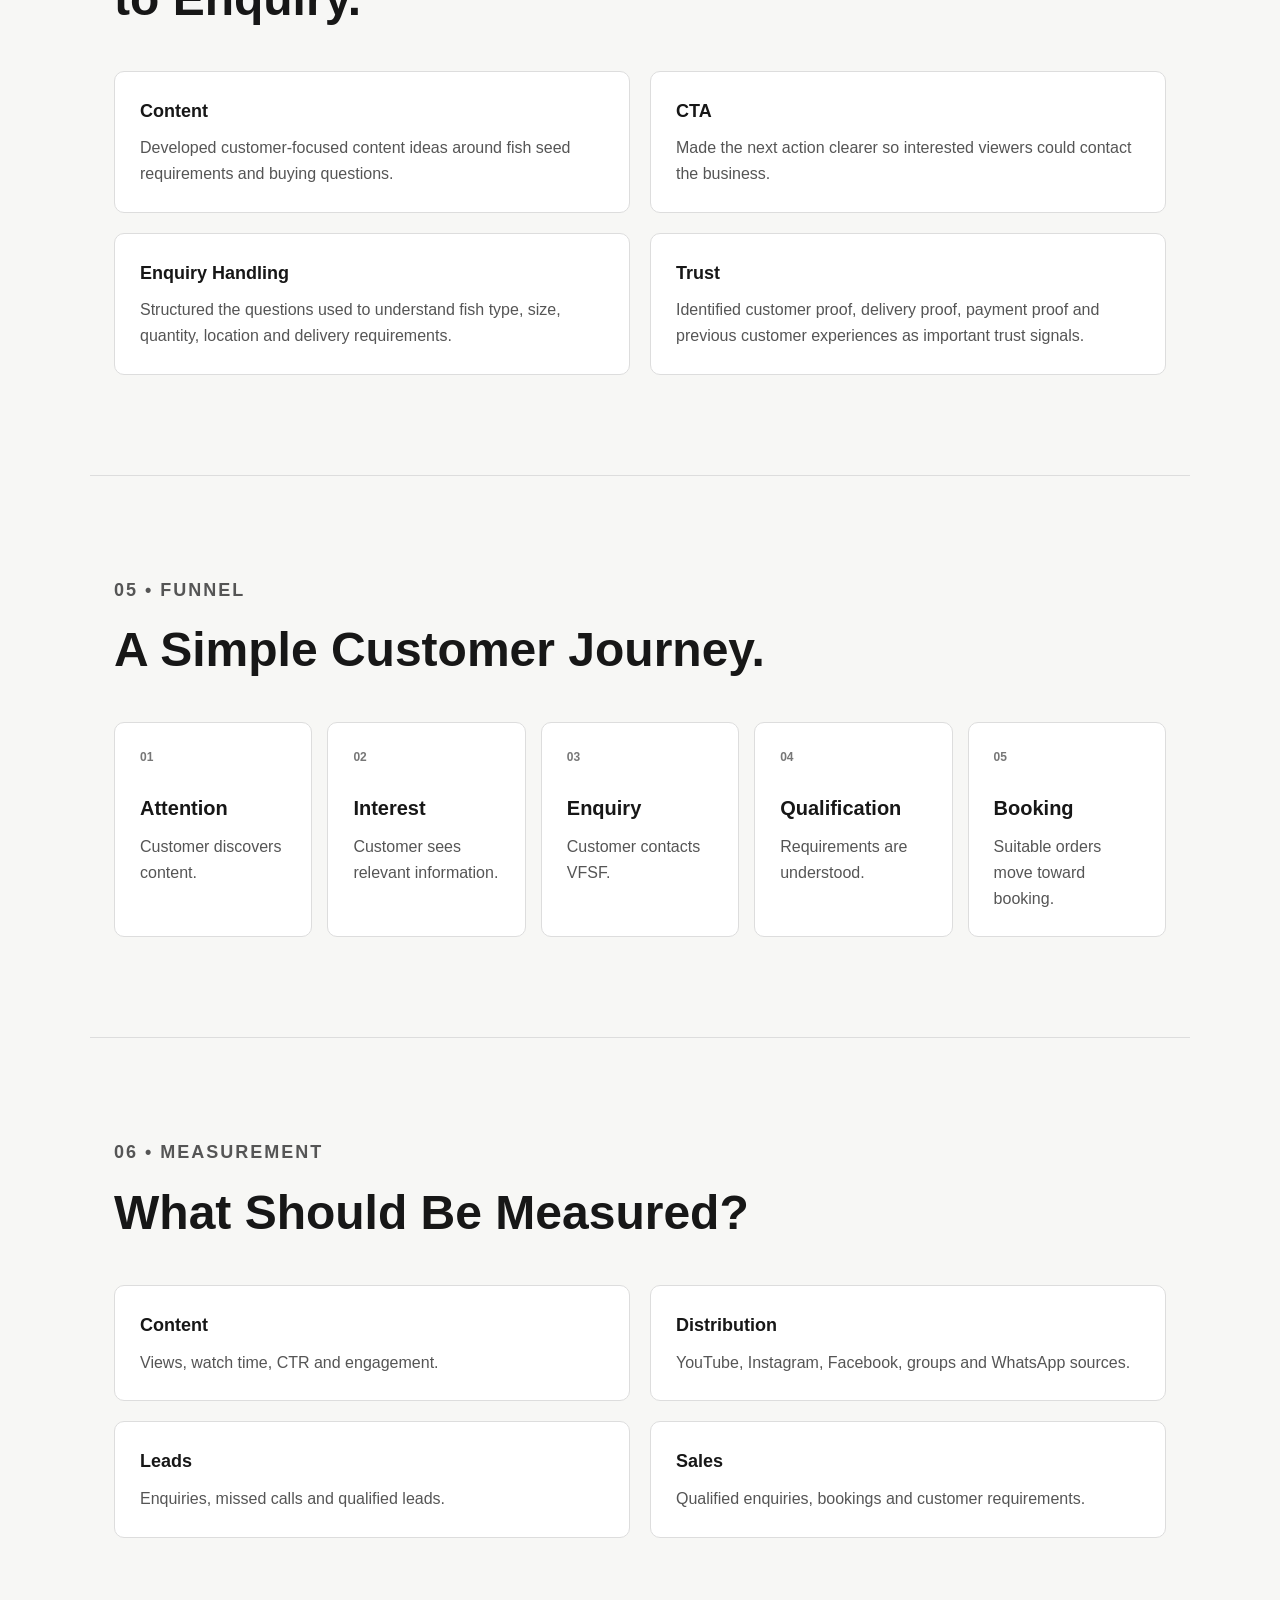
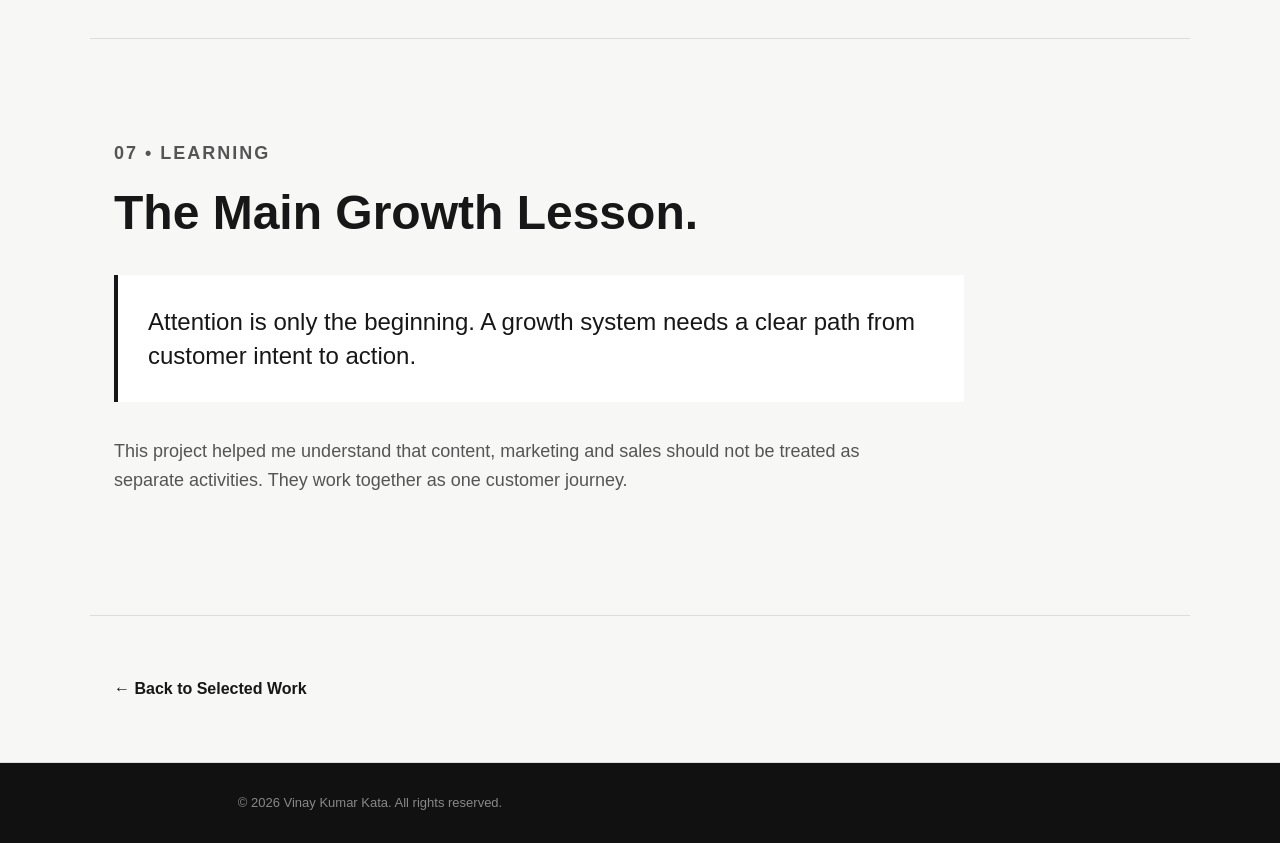
<file: vfsf.html>
<!DOCTYPE html>
<html lang="en">

<head>

    <meta charset="UTF-8">

    <meta name="viewport" content="width=device-width, initial-scale=1.0">

    <title>VFSF Case Study | Vinay Kumar Kata</title>

    <link rel="stylesheet" href="style.css">

</head>


<body>


    <header>

        <nav>

            <div class="logo">VINAY KUMAR KATA</div>

            <ul>

                <li>
                    <a href="index.html">Home</a>
                </li>

                <li>
                    <a href="index.html#work">Work</a>
                </li>

                <li>
                    <a href="index.html#case-studies">
                        Case Studies
                    </a>
                </li>

                <li>
                    <a href="index.html#contact">
                        Contact
                    </a>
                </li>

            </ul>

        </nav>

    </header>


    <main>


        <!-- HERO -->

        <section class="case-hero">

            <p class="section-label">
                CASE STUDY 01 • VFSF
            </p>

            <h1>
                Turning Random Content Into a
                Customer-Focused Growth System
            </h1>

            <p class="case-hero-intro">

                A real-world growth project focused on connecting
                customer requirements, content, enquiries and the
                sales process for a fish seed business.

            </p>

        </section>


        <!-- OVERVIEW -->

        <section class="case-overview">

            <div>

                <span>BUSINESS</span>

                <h3>
                    Vigneshwara Fish Seed Farm
                </h3>

            </div>


            <div>

                <span>FOCUS</span>

                <h3>
                    Growth Strategy
                </h3>

            </div>


            <div>

                <span>CHANNELS</span>

                <h3>
                    YouTube • Instagram • Facebook • WhatsApp
                </h3>

            </div>


            <div>

                <span>ROLE</span>

                <h3>
                    Growth & Content Practice
                </h3>

            </div>

        </section>


        <!-- PROBLEM -->

        <section class="case-section">

            <p class="section-label">
                01 • PROBLEM
            </p>

            <h2>
                Views Were Not the Same as Customers.
            </h2>

            <p>

                VFSF was already creating content and receiving
                attention on social platforms. However, generating
                views did not automatically mean generating relevant
                customer enquiries.

            </p>

            <p>

                The bigger growth question was:

            </p>

            <blockquote>

                How can content attract the right fish farmers
                and move them toward a genuine enquiry or booking?

            </blockquote>

        </section>


        <!-- CUSTOMER -->

        <section class="case-section">

            <p class="section-label">
                02 • CUSTOMER
            </p>

            <h2>
                Understanding What the Customer Actually Needs.
            </h2>

            <p>

                Instead of treating every viewer as a potential
                customer, I focused on the information that matters
                to a fish farmer before making an enquiry.

            </p>


            <div class="case-grid">

                <div>

                    <strong>Fish Type</strong>

                    <p>
                        What type of fish seed is required?
                    </p>

                </div>


                <div>

                    <strong>Size</strong>

                    <p>
                        What size of seed does the farmer need?
                    </p>

                </div>


                <div>

                    <strong>Quantity</strong>

                    <p>
                        How much seed is required?
                    </p>

                </div>


                <div>

                    <strong>Location</strong>

                    <p>
                        Where does the customer need delivery?
                    </p>

                </div>


                <div>

                    <strong>Pond</strong>

                    <p>
                        What is the pond size or farming requirement?
                    </p>

                </div>


                <div>

                    <strong>Timing</strong>

                    <p>
                        When is the customer planning to stock?
                    </p>

                </div>

            </div>

        </section>


        <!-- STRATEGY -->

        <section class="case-section">

            <p class="section-label">
                03 • STRATEGY
            </p>

            <h2>
                Connect Content to Customer Intent.
            </h2>

            <p>

                The strategy was to move from general attention
                toward customer-focused content.

            </p>


            <div class="strategy-flow">

                <div>Customer Problem</div>

                <span>→</span>

                <div>Relevant Content</div>

                <span>→</span>

                <div>Clear CTA</div>

                <span>→</span>

                <div>Enquiry</div>

                <span>→</span>

                <div>Sales Process</div>

            </div>

        </section>


        <!-- EXECUTION -->

        <section class="case-section">

            <p class="section-label">
                04 • EXECUTION
            </p>

            <h2>
                Building the Journey From Content to Enquiry.
            </h2>


            <div class="case-grid">

                <div>

                    <strong>Content</strong>

                    <p>
                        Developed customer-focused content ideas
                        around fish seed requirements and buying
                        questions.
                    </p>

                </div>


                <div>

                    <strong>CTA</strong>

                    <p>
                        Made the next action clearer so interested
                        viewers could contact the business.
                    </p>

                </div>


                <div>

                    <strong>Enquiry Handling</strong>

                    <p>
                        Structured the questions used to understand
                        fish type, size, quantity, location and
                        delivery requirements.
                    </p>

                </div>


                <div>

                    <strong>Trust</strong>

                    <p>
                        Identified customer proof, delivery proof,
                        payment proof and previous customer experiences
                        as important trust signals.
                    </p>

                </div>

            </div>

        </section>


        <!-- SALES FUNNEL -->

        <section class="case-section">

            <p class="section-label">
                05 • FUNNEL
            </p>

            <h2>
                A Simple Customer Journey.
            </h2>


            <div class="funnel">

                <div>
                    <span>01</span>
                    <strong>Attention</strong>
                    <p>Customer discovers content.</p>
                </div>


                <div>
                    <span>02</span>
                    <strong>Interest</strong>
                    <p>Customer sees relevant information.</p>
                </div>


                <div>
                    <span>03</span>
                    <strong>Enquiry</strong>
                    <p>Customer contacts VFSF.</p>
                </div>


                <div>
                    <span>04</span>
                    <strong>Qualification</strong>
                    <p>Requirements are understood.</p>
                </div>


                <div>
                    <span>05</span>
                    <strong>Booking</strong>
                    <p>Suitable orders move toward booking.</p>
                </div>

            </div>

        </section>


        <!-- MEASUREMENT -->

        <section class="case-section">

            <p class="section-label">
                06 • MEASUREMENT
            </p>

            <h2>
                What Should Be Measured?
            </h2>

            <div class="case-grid">

                <div>
                    <strong>Content</strong>
                    <p>
                        Views, watch time, CTR and engagement.
                    </p>
                </div>

                <div>
                    <strong>Distribution</strong>
                    <p>
                        YouTube, Instagram, Facebook, groups and
                        WhatsApp sources.
                    </p>
                </div>

                <div>
                    <strong>Leads</strong>
                    <p>
                        Enquiries, missed calls and qualified leads.
                    </p>
                </div>

                <div>
                    <strong>Sales</strong>
                    <p>
                        Qualified enquiries, bookings and customer
                        requirements.
                    </p>
                </div>

            </div>

        </section>


        <!-- LEARNING -->

        <section class="case-section">

            <p class="section-label">
                07 • LEARNING
            </p>

            <h2>
                The Main Growth Lesson.
            </h2>

            <blockquote>

                Attention is only the beginning.
                A growth system needs a clear path from
                customer intent to action.

            </blockquote>

            <p>

                This project helped me understand that content,
                marketing and sales should not be treated as separate
                activities. They work together as one customer journey.

            </p>

        </section>


        <!-- BACK -->

        <section class="case-back">

            <a href="index.html#work">
                ← Back to Selected Work
            </a>

        </section>


    </main>


    <footer>

        <p>
            © 2026 Vinay Kumar Kata. All rights reserved.
        </p>

    </footer>


</body>

</html>
</file>
<file: style.css>
/* =========================
   BASIC RESET
========================= */

* {
    margin: 0;
    padding: 0;
    box-sizing: border-box;
}

html {
    scroll-behavior: smooth;
}

body {
    font-family: Arial, sans-serif;
    line-height: 1.6;
    background: #f7f7f5;
    color: #171717;
}


/* =========================
   NAVIGATION
========================= */

header {
    position: sticky;
    top: 0;
    background: #f7f7f5;
    border-bottom: 1px solid #dddddd;
    z-index: 1000;
}

nav {
    max-width: 1100px;
    margin: auto;
    padding: 20px 24px;

    display: flex;
    justify-content: space-between;
    align-items: center;
}

.logo {
    font-size: 22px;
    font-weight: bold;
    letter-spacing: 2px;
}

nav ul {
    list-style: none;
    display: flex;
    gap: 28px;
}

nav a {
    text-decoration: none;
    color: #171717;
    font-size: 15px;
}

nav a:hover {
    opacity: 0.6;
}


/* =========================
   GENERAL SECTIONS
========================= */

section {
    max-width: 1100px;
    margin: auto;
    padding: 100px 24px;
}

h2 {
    font-size: 42px;
    margin-bottom: 30px;
}

p {
    max-width: 700px;
}


/* =========================
   HERO
========================= */

.hero {
    min-height: 85vh;

    display: flex;
    flex-direction: column;
    justify-content: center;
    align-items: flex-start;
}

.hero > p:first-child {
    font-size: 14px;
    font-weight: bold;
    letter-spacing: 2px;
    margin-bottom: 20px;
}

.hero h1 {
    max-width: 850px;
    font-size: clamp(48px, 7vw, 86px);
    line-height: 1.05;
    letter-spacing: -3px;
    margin-bottom: 30px;
}

.hero > p:nth-of-type(2) {
    font-size: 20px;
    color: #555555;
    margin-bottom: 35px;
}


/* =========================
   BUTTONS
========================= */

.hero div {
    display: flex;
    gap: 15px;
    flex-wrap: wrap;
}

.hero a,
#contact a {
    display: inline-block;
    padding: 14px 22px;
    background: #171717;
    color: white;
    text-decoration: none;
    border-radius: 6px;
}

.hero a:hover,
#contact a:hover {
    opacity: 0.8;
}


/* =========================
   ABOUT
========================= */

#about {
    border-top: 1px solid #dddddd;
}

#about p {
    font-size: 19px;
    color: #555555;
    margin-bottom: 18px;
}


/* =========================
   PROJECTS
========================= */

#work {
    border-top: 1px solid #dddddd;
}

article {
    padding: 30px 0;
    border-bottom: 1px solid #dddddd;
}

article h3 {
    font-size: 28px;
    margin-bottom: 10px;
}

article p {
    color: #555555;
}


/* =========================
   SERVICES
========================= */

#services {
    border-top: 1px solid #dddddd;
}

#services ul {
    list-style: none;

    display: grid;
    grid-template-columns: repeat(2, 1fr);
    gap: 15px;
}

#services li {
    padding: 25px;
    background: white;
    border: 1px solid #dddddd;
    border-radius: 8px;
    font-size: 18px;
}


/* =========================
   CONTACT
========================= */

#contact {
    border-top: 1px solid #dddddd;
}

#contact p {
    color: #555555;
    margin-bottom: 25px;
}


/* =========================
   FOOTER
========================= */

footer {
    padding: 40px 24px;
    text-align: center;
    border-top: 1px solid #dddddd;
    color: #777777;
}


/* =========================
   MOBILE
========================= */

@media (max-width: 700px) {

    nav {
        flex-direction: column;
        gap: 15px;
    }

    nav ul {
        gap: 15px;
        flex-wrap: wrap;
        justify-content: center;
    }

    .hero h1 {
        font-size: 48px;
        letter-spacing: -2px;
    }

    h2 {
        font-size: 34px;
    }

    #services ul {
        grid-template-columns: 1fr;
    }
}
/* =========================
   POSITIONING
========================= */

.positioning {
    padding-top: 25px;
    padding-bottom: 25px;
    border-top: 1px solid #dddddd;
    border-bottom: 1px solid #dddddd;
}

.positioning p {
    max-width: none;
    text-align: center;
    font-size: 14px;
    font-weight: bold;
    letter-spacing: 1px;
}
/* =========================
   PROJECTS
========================= */

.section-label {
    font-size: 13px;
    font-weight: bold;
    letter-spacing: 2px;
    margin-bottom: 15px;
}

.section-intro {
    font-size: 19px;
    color: #555555;
    margin-bottom: 50px;
}

.projects-grid {
    display: grid;
    grid-template-columns: repeat(3, 1fr);
    gap: 20px;
}

.project-card {
    background: white;
    border: 1px solid #dddddd;
    border-radius: 10px;
    padding: 30px;
    min-height: 400px;

    display: flex;
    flex-direction: column;
}

.project-number {
    font-size: 13px;
    font-weight: bold;
    color: #777777;
    margin-bottom: 50px;
}

.project-card h3 {
    font-size: 26px;
    line-height: 1.2;
    margin-bottom: 15px;
}

.project-category {
    font-size: 13px;
    font-weight: bold;
    margin-bottom: 20px;
}

.project-card > p:not(.project-number):not(.project-category) {
    color: #555555;
    margin-bottom: 25px;
}

.project-card a {
    margin-top: auto;
    color: #171717;
    font-weight: bold;
    text-decoration: none;
}

.project-card a:hover {
    opacity: 0.6;
}


/* Mobile */

@media (max-width: 900px) {

    .projects-grid {
        grid-template-columns: 1fr;
    }

}
/* =========================
   SERVICES
========================= */

.services-grid {
    display: grid;
    grid-template-columns: repeat(3, 1fr);
    gap: 20px;
}

.service-card {
    background: white;
    border: 1px solid #dddddd;
    border-radius: 10px;
    padding: 30px;
    min-height: 260px;

    transition: transform 0.2s ease,
                box-shadow 0.2s ease;
}

.service-card:hover {
    transform: translateY(-5px);
    box-shadow: 0 10px 30px rgba(0, 0, 0, 0.08);
}

.service-card span {
    font-size: 13px;
    font-weight: bold;
    color: #777777;
}

.service-card h3 {
    font-size: 24px;
    margin: 45px 0 15px;
}

.service-card p {
    color: #555555;
}


/* Mobile */

@media (max-width: 900px) {

    .services-grid {
        grid-template-columns: 1fr;
    }

}
/* =========================
   CASE STUDIES
========================= */

#case-studies {
    border-top: 1px solid #dddddd;
}

.case-study-list {
    display: flex;
    flex-direction: column;
    gap: 30px;
}

.case-study {
    background: white;
    border: 1px solid #dddddd;
    border-radius: 10px;
    padding: 35px;
}

.case-study-top {
    display: flex;
    justify-content: space-between;
    gap: 20px;

    font-size: 12px;
    font-weight: bold;
    letter-spacing: 1px;
    color: #777777;

    margin-bottom: 35px;
}

.case-study h3 {
    max-width: 850px;
    font-size: 32px;
    line-height: 1.2;
    margin-bottom: 40px;
}

.case-study-grid {
    display: grid;
    grid-template-columns: repeat(2, 1fr);
    gap: 30px;
}

.case-study-grid strong {
    display: block;
    margin-bottom: 8px;
}

.case-study-grid p {
    color: #555555;
}


/* Mobile */

@media (max-width: 700px) {

    .case-study {
        padding: 25px;
    }

    .case-study-top {
        flex-direction: column;
    }

    .case-study h3 {
        font-size: 26px;
    }

    .case-study-grid {
        grid-template-columns: 1fr;
    }

}
/* =========================
   ABOUT
========================= */

.about-content {
    display: grid;
    grid-template-columns: repeat(3, 1fr);
    gap: 20px;
}

.about-content > div {
    background: white;
    border: 1px solid #dddddd;
    border-radius: 10px;
    padding: 30px;
}

.about-content h3 {
    font-size: 22px;
    margin-bottom: 15px;
}

.about-content p {
    color: #555555;
}


/* Mobile */

@media (max-width: 900px) {

    .about-content {
        grid-template-columns: 1fr;
    }

}
/* =========================
   CONTACT ACTIONS
========================= */

.contact-actions {
    display: flex;
    gap: 15px;
    flex-wrap: wrap;
}

.contact-actions a {
    display: inline-block;
    padding: 14px 22px;
    background: #171717;
    color: white;
    text-decoration: none;
    border-radius: 6px;
}

.contact-actions a:hover {
    opacity: 0.8;
}

.contact-actions .secondary-button {
    background: white;
    color: #171717;
    border: 1px solid #171717;
}
/* =========================
   CASE STUDY PAGE
========================= */

.case-hero {
    min-height: 70vh;

    display: flex;
    flex-direction: column;
    justify-content: center;
}

.case-hero h1 {
    max-width: 900px;
    font-size: clamp(48px, 7vw, 82px);
    line-height: 1.05;
    letter-spacing: -3px;
    margin-bottom: 30px;
}

.case-hero-intro {
    max-width: 750px;
    font-size: 20px;
    color: #555555;
}


/* =========================
   CASE OVERVIEW
========================= */

.case-overview {
    display: grid;
    grid-template-columns: repeat(4, 1fr);
    gap: 20px;

    border-top: 1px solid #dddddd;
    border-bottom: 1px solid #dddddd;

    padding-top: 50px;
    padding-bottom: 50px;
}

.case-overview span {
    font-size: 12px;
    font-weight: bold;
    letter-spacing: 1px;
    color: #777777;
}

.case-overview h3 {
    font-size: 18px;
    line-height: 1.4;
    margin-top: 12px;
}


/* =========================
   CASE SECTIONS
========================= */

.case-section {
    border-bottom: 1px solid #dddddd;
}

.case-section h2 {
    max-width: 850px;
    font-size: 48px;
    line-height: 1.1;
    margin-bottom: 30px;
}

.case-section > p {
    max-width: 750px;
    font-size: 18px;
    color: #555555;
    margin-bottom: 20px;
}


/* =========================
   CASE GRID
========================= */

.case-grid {
    display: grid;
    grid-template-columns: repeat(2, 1fr);
    gap: 20px;

    margin-top: 45px;
}

.case-grid > div {
    background: white;
    border: 1px solid #dddddd;
    border-radius: 10px;
    padding: 25px;
}

.case-grid strong {
    display: block;
    font-size: 18px;
    margin-bottom: 10px;
}

.case-grid p {
    color: #555555;
}


/* =========================
   BLOCKQUOTE
========================= */

.case-section blockquote {
    max-width: 850px;

    margin: 35px 0;

    padding: 30px;

    background: white;

    border-left: 4px solid #171717;

    font-size: 24px;
    line-height: 1.4;
}


/* =========================
   STRATEGY FLOW
========================= */

.strategy-flow {
    display: flex;
    align-items: center;
    gap: 15px;

    margin-top: 45px;

    flex-wrap: wrap;
}

.strategy-flow div {
    padding: 18px 22px;

    background: white;

    border: 1px solid #dddddd;
    border-radius: 8px;

    font-weight: bold;
}

.strategy-flow span {
    font-size: 24px;
    color: #777777;
}


/* =========================
   FUNNEL
========================= */

.funnel {
    display: grid;
    grid-template-columns: repeat(5, 1fr);
    gap: 15px;

    margin-top: 45px;
}

.funnel > div {
    background: white;

    border: 1px solid #dddddd;
    border-radius: 10px;

    padding: 25px;
}

.funnel span {
    display: block;

    font-size: 12px;
    font-weight: bold;

    color: #777777;

    margin-bottom: 25px;
}

.funnel strong {
    display: block;

    font-size: 20px;

    margin-bottom: 10px;
}

.funnel p {
    color: #555555;
}


/* =========================
   BACK LINK
========================= */

.case-back {
    padding-top: 60px;
    padding-bottom: 60px;
}

.case-back a {
    color: #171717;
    font-weight: bold;
    text-decoration: none;
}

.case-back a:hover {
    opacity: 0.6;
}


/* =========================
   CASE STUDY MOBILE
========================= */

@media (max-width: 900px) {

    .case-overview {
        grid-template-columns: repeat(2, 1fr);
    }

    .funnel {
        grid-template-columns: 1fr;
    }

}


@media (max-width: 700px) {

    .case-hero h1 {
        font-size: 48px;
        letter-spacing: -2px;
    }

    .case-section h2 {
        font-size: 36px;
    }

    .case-grid {
        grid-template-columns: 1fr;
    }

    .case-overview {
        grid-template-columns: 1fr;
    }

    .strategy-flow {
        flex-direction: column;
        align-items: stretch;
    }

    .strategy-flow span {
        text-align: center;
    }

}
.case-study-link {
    display: inline-block;
    margin-top: 30px;
    color: #171717;
    font-weight: bold;
    text-decoration: none;
}

.case-study-link:hover {
    opacity: 0.6;
}
/* =========================
   HERO IMPROVEMENT
========================= */

.hero > p:first-child {
    font-size: 13px;
    font-weight: bold;
    letter-spacing: 2px;
    margin-bottom: 25px;
}

.hero h1 {
    max-width: 950px;
    font-size: clamp(52px, 8vw, 96px);
    line-height: 1;
    letter-spacing: -4px;
    margin-bottom: 30px;
}

.hero > p:nth-of-type(2) {
    max-width: 700px;
    font-size: 20px;
    line-height: 1.6;
    color: #555555;
}

.hero > div {
    margin-top: 35px;
    display: flex;
    gap: 15px;
    flex-wrap: wrap;
}

.hero > div a {
    display: inline-block;
    padding: 14px 22px;
    background: #171717;
    color: white;
    text-decoration: none;
    border-radius: 6px;
    font-weight: bold;
}

.hero > div a:last-child {
    background: white;
    color: #171717;
    border: 1px solid #171717;
}

.hero > div a:hover {
    opacity: 0.75;
}
 /* =========================
    HEADER IMPROVEMENT
 ========================= */

header {
    background: rgba(255, 255, 255, 0.95);
    backdrop-filter: blur(10px);
}

nav {
    min-height: 70px;
}

.logo {
    font-size: 15px;
    font-weight: 800;
    letter-spacing: 1px;
}

nav ul {
    gap: 28px;
}

nav ul li a {
    font-size: 14px;
    font-weight: 600;
    color: #555555;
    transition: color 0.2s ease;
}

nav ul li a:hover {
    color: #171717;
}
/* =========================
   SELECTED WORK IMPROVEMENT
========================= */

#work {
    background: #f7f7f7;
}

.project-card {
    background: #ffffff;
    border: 1px solid #e2e2e2;
    border-radius: 12px;
    padding: 32px;
    min-height: 420px;
    transition: transform 0.2s ease,
                box-shadow 0.2s ease,
                border-color 0.2s ease;
}

.project-card:hover {
    transform: translateY(-6px);
    box-shadow: 0 15px 35px rgba(0, 0, 0, 0.08);
    border-color: #cccccc;
}

.project-number {
    font-size: 12px;
    letter-spacing: 2px;
    color: #888888;
}

.project-card h3 {
    font-size: 27px;
    line-height: 1.2;
}

.project-category {
    font-size: 12px;
    letter-spacing: 0.5px;
    text-transform: uppercase;
    color: #777777;
}

.project-card a {
    display: inline-block;
    padding-top: 10px;
}

.project-card a:hover {
    opacity: 0.6;
}
 /* =========================
    CASE STUDIES IMPROVEMENT
 ========================= */

#case-studies {
    background: #ffffff;
}

.case-study {
    background: #f8f8f8;
    border: 1px solid #e2e2e2;
    border-radius: 12px;
    padding: 40px;
    transition: transform 0.2s ease,
                box-shadow 0.2s ease;
}

.case-study:hover {
    transform: translateY(-4px);
    box-shadow: 0 12px 30px rgba(0, 0, 0, 0.06);
}

.case-study-top span:first-child {
    color: #171717;
}

.case-study-top span:last-child {
    color: #888888;
}

.case-study h3 {
    font-size: 34px;
    line-height: 1.2;
    letter-spacing: -1px;
}

.case-study-grid > div {
    background: #ffffff;
    border: 1px solid #e5e5e5;
    border-radius: 8px;
    transition: border-color 0.2s ease;
}

.case-study-grid > div:hover {
    border-color: #cccccc;
}

.case-study-link {
    margin-top: 35px;
    font-size: 15px;
}
 /* =========================
    SERVICES IMPROVEMENT
 ========================= */

#services {
    background: #f7f7f7;
}

.services-grid {
    gap: 18px;
}

.service-card {
    background: #ffffff;
    border: 1px solid #e2e2e2;
    border-radius: 12px;
    padding: 32px;
    min-height: 280px;
}

.service-card span {
    display: inline-block;
    font-size: 12px;
    letter-spacing: 2px;
    color: #888888;
}

.service-card h3 {
    font-size: 25px;
    line-height: 1.2;
    margin-top: 50px;
}

.service-card p {
    line-height: 1.6;
}

.service-card:hover {
    border-color: #cccccc;
}
 /* =========================
    CONTACT IMPROVEMENT
 ========================= */

#contact {
    background: #171717;
    color: white;
}

#contact .section-label {
    color: #aaaaaa;
}

#contact h2 {
    color: white;
    max-width: 750px;
}

#contact .section-intro {
    color: #bbbbbb;
    max-width: 700px;
}

#contact .contact-actions a {
    background: white;
    color: #171717;
    border: 1px solid white;
}

#contact .contact-actions .secondary-button {
    background: transparent;
    color: white;
    border: 1px solid #777777;
}

#contact .contact-actions a:hover {
    opacity: 0.75;
}
 /* =========================
    ABOUT IMPROVEMENT
 ========================= */

#about {
    background: #ffffff;
}

.about-content {
    gap: 18px;
}

.about-content > div {
    background: #f8f8f8;
    border: 1px solid #e2e2e2;
    border-radius: 12px;
    padding: 32px;
    min-height: 250px;
    transition: transform 0.2s ease,
                box-shadow 0.2s ease;
}

.about-content > div:hover {
    transform: translateY(-4px);
    box-shadow: 0 10px 25px rgba(0, 0, 0, 0.05);
}

.about-content h3 {
    font-size: 23px;
    margin-bottom: 18px;
}

.about-content p {
    line-height: 1.7;
}
 /* =========================
    POSITIONING IMPROVEMENT
 ========================= */

.positioning {
    padding: 35px 0;
    margin-top: 20px;
    border-top: 1px solid #e2e2e2;
    border-bottom: 1px solid #e2e2e2;
}

.positioning p {
    text-align: center;
    font-size: 13px;
    font-weight: 700;
    letter-spacing: 1.5px;
    color: #555555;
}
 /* =========================
    FOOTER IMPROVEMENT
 ========================= */

footer {
    background: #111111;
    color: #888888;
    padding: 30px 20px;
    text-align: center;
}

footer p {
    margin: 0;
    font-size: 13px;
}
</file>
